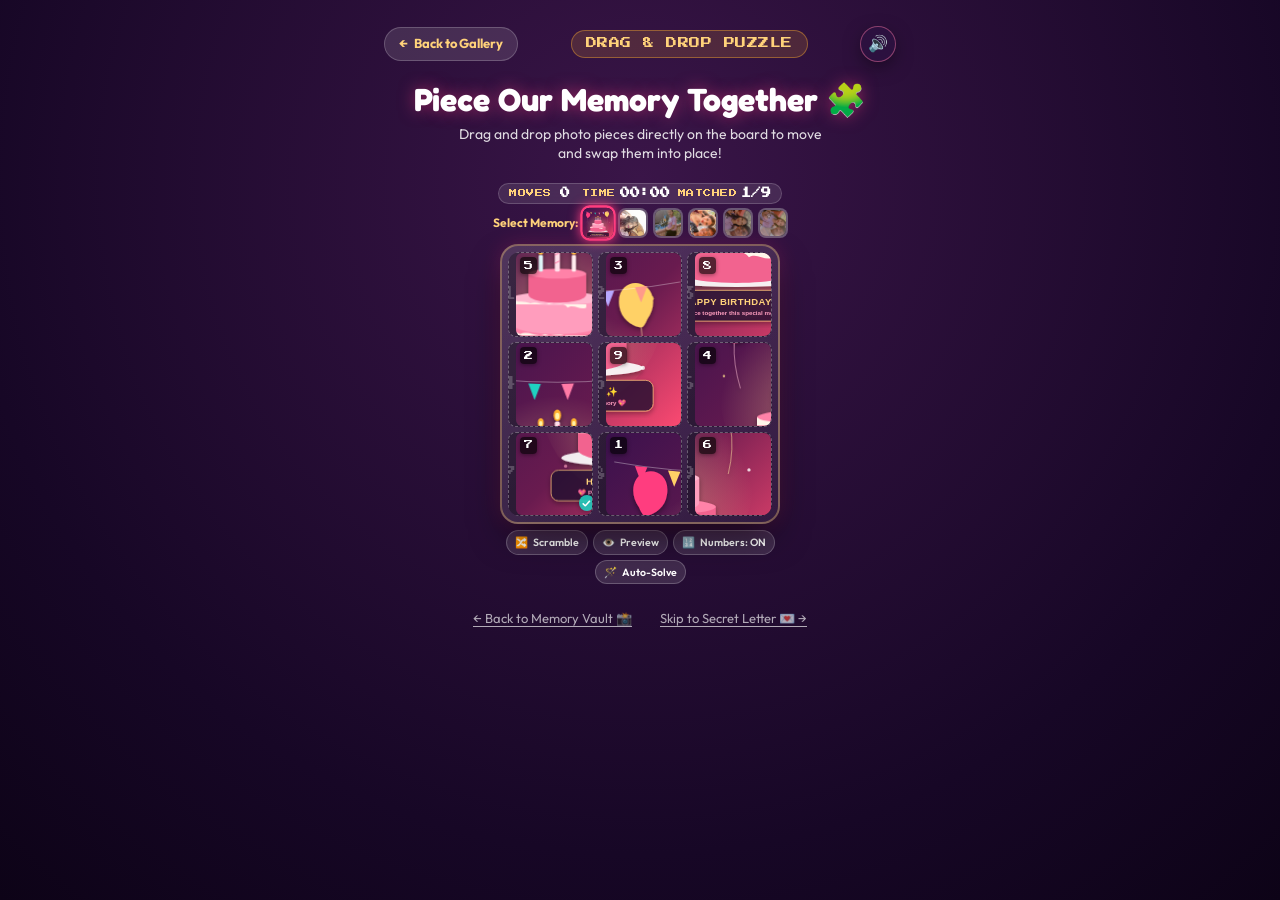
<file: puzzle.html>
<!DOCTYPE html>
<html lang="en">
<head>
<meta charset="utf-8">
<meta name="viewport" content="width=device-width, initial-scale=1, viewport-fit=cover">
<meta name="theme-color" content="#1b0b2e">
<title>Memory Photo Puzzle 🧩 · Birthday Arcade</title>
<link rel="preconnect" href="https://fonts.googleapis.com">
<link rel="preconnect" href="https://fonts.gstatic.com" crossorigin>
<link href="https://fonts.googleapis.com/css2?family=Fredoka:wght@500;600;700&family=Outfit:wght@400;500;600;700;800&family=Patrick+Hand&family=Press+Start+2P&display=swap" rel="stylesheet">
<link rel="stylesheet" href="style.css">
<style>
  body {
    overflow-y: auto !important;
    overflow-x: hidden;
    min-height: 100vh;
    min-height: 100dvh;
    display: flex;
    flex-direction: column;
    align-items: center;
    padding: 16px 12px 40px;
    background: radial-gradient(circle at 50% 20%, #3a1548 0%, #170726 70%, #0d0317 100%);
  }

  .puzzle-screen-header {
    width: 100%;
    max-width: 520px;
    display: flex;
    justify-content: space-between;
    align-items: center;
    padding: 10px 4px 16px;
  }

  .back-nav-pill {
    display: flex;
    align-items: center;
    gap: 6px;
    background: rgba(255, 255, 255, 0.12);
    border: 1px solid rgba(255, 255, 255, 0.2);
    border-radius: 99px;
    padding: 7px 14px;
    color: #ffd27a;
    font-size: 13px;
    font-weight: 700;
    text-decoration: none;
    transition: all 0.2s cubic-bezier(0.34, 1.56, 0.64, 1);
  }

  .back-nav-pill:hover {
    background: rgba(255, 61, 127, 0.3);
    border-color: #ff3d7f;
    transform: translateX(-3px);
  }

  .screen-title-badge {
    font-family: var(--arcade);
    font-size: 11px;
    color: #ffd27a;
    background: rgba(255, 176, 46, 0.15);
    border: 1px solid rgba(255, 176, 46, 0.4);
    padding: 6px 14px;
    border-radius: 99px;
    letter-spacing: 0.5px;
  }

  .puzzle-container-card {
    width: 100%;
    max-width: 480px;
    display: flex;
    flex-direction: column;
    align-items: center;
    text-align: center;
  }

  .puzzle-hero-heading {
    font-family: var(--fun);
    font-size: clamp(24px, 5.5vw, 32px);
    font-weight: 700;
    color: #fff;
    margin-bottom: 4px;
    text-shadow: 0 0 16px rgba(255, 61, 127, 0.5);
  }

  .puzzle-hero-sub {
    font-size: 14px;
    color: rgba(255, 255, 255, 0.85);
    margin-bottom: 14px;
    max-width: 380px;
  }

  .puzzle-nav-buttons-row {
    display: flex;
    gap: 12px;
    margin-top: 16px;
    flex-wrap: wrap;
    justify-content: center;
  }

  #confettiCanvas {
    position: fixed;
    inset: 0;
    pointer-events: none;
    z-index: 999;
  }

  @media (max-width: 480px) {
    body {
      padding: max(calc(var(--safe-t) + 6px), 8px) 10px max(calc(var(--safe-b) + 24px), 28px);
      width: 100%;
      max-width: 100vw;
      overflow-x: hidden;
    }

    .puzzle-screen-header {
      padding: 6px 2px 10px;
      gap: 6px;
      width: 100%;
      max-width: 100%;
    }

    .back-nav-pill {
      padding: 6px 10px;
      font-size: 11.5px;
      gap: 4px;
    }

    .screen-title-badge {
      font-size: 9px;
      padding: 5px 9px;
      letter-spacing: 0.2px;
    }

    .puzzle-hero-heading {
      font-size: clamp(19px, 5.5vw, 24px);
      word-break: break-word;
    }

    .puzzle-hero-sub {
      font-size: 12px;
      line-height: 1.35;
      margin-bottom: 8px;
      max-width: 92%;
    }

    .puzzle-stats-bar {
      gap: 8px;
      padding: 5px 10px;
      margin: 4px auto 8px;
      width: auto;
      max-width: min(94vw, 340px);
    }

    .pstat-item {
      font-size: 9.5px;
      gap: 4px;
    }

    .pstat-label {
      font-size: 8px;
    }

    .pstat-val {
      font-size: 10.5px;
      min-width: 20px;
    }

    .puzzle-board-wrap {
      width: min(86vw, 300px);
      max-width: calc(100vw - 24px);
      padding: 6px;
      margin-bottom: 8px;
    }

    .puzzle-tools-row {
      gap: 6px;
      margin-bottom: 8px;
      width: min(96vw, 360px);
    }

    .ptool-btn {
      padding: 5px 9px;
      font-size: 11px;
    }

    .puzzle-nav-buttons-row {
      margin-top: 10px;
      gap: 8px;
      flex-direction: column;
      align-items: center;
    }

    .puzzle-nav-buttons-row a {
      font-size: 12.5px;
      padding: 4px 8px;
    }
  }

  @media (max-width: 360px) {
    .screen-title-badge {
      display: none;
    }
    .back-nav-pill {
      font-size: 11px;
      padding: 5px 8px;
    }
    .puzzle-board-wrap {
      width: min(92vw, 270px);
    }
  }
</style>
</head>
<body data-theme="night">

<canvas id="confettiCanvas"></canvas>

<!-- Separate Screen Header -->
<header class="puzzle-screen-header">
  <a href="index.html#memory" class="back-nav-pill">
    <span>←</span> Back to Gallery
  </a>
  <span class="screen-title-badge">DRAG & DROP PUZZLE</span>
  <button id="sfxToggleBtn" class="hud-btn" style="width:36px;height:36px;font-size:16px;">🔊</button>
</header>

<main class="puzzle-container-card">
  <h1 class="puzzle-hero-heading">Piece Our Memory Together 🧩</h1>
  <p class="puzzle-hero-sub">Drag and drop photo pieces directly on the board to move and swap them into place!</p>

  <!-- Puzzle Stats Bar -->
  <div class="puzzle-stats-bar">
    <div class="pstat-item">
      <span class="pstat-label">MOVES</span>
      <b class="pstat-val" id="puzzleMoves">0</b>
    </div>
    <div class="pstat-item">
      <span class="pstat-label">TIME</span>
      <b class="pstat-val" id="puzzleTimer">00:00</b>
    </div>
    <div class="pstat-item">
      <span class="pstat-label">MATCHED</span>
      <b class="pstat-val" id="puzzleMatched">0/9</b>
    </div>
  </div>

  <!-- Gallery Photo Selector -->
  <div class="puzzle-picker-container">
    <span class="picker-label">Select Memory:</span>
    <div class="puzzle-thumb-list" id="puzzlePhotoList"></div>
  </div>

  <!-- Target Drop Board (3x3 grid) -->
  <div class="puzzle-board-wrap">
    <div class="drop-board" id="dropBoard"></div>

    <!-- Solved Celebration Overlay -->
    <div class="puzzle-solved-card hide" id="puzzleSolvedCard">
      <div class="solved-stars">✨ 🌟 💖 🌟 ✨</div>
      <h3 class="solved-heading">PUZZLE COMPLETED! 🏆</h3>
      <p class="solved-msg">You pieced together our sweetest memory!</p>
      <div class="solved-xp">+500 LOVE XP UNLOCKED ⭐</div>
      <a href="index.html#letter" class="cta" style="text-decoration:none;display:inline-block;">Open The Secret Letter 💌</a>
    </div>
  </div>

  <!-- Puzzle Control Toolbar -->
  <div class="puzzle-tools-row">
    <button class="ptool-btn" id="puzzleShuffleBtn" title="Reset and scramble pieces">
      <span>🔀</span> Scramble
    </button>
    <button class="ptool-btn" id="puzzlePreviewBtn" title="Click to view completed photo">
      <span>👁️</span> Preview
    </button>
    <button class="ptool-btn" id="puzzleNumbersBtn" title="Toggle number guides">
      <span>🔢</span> Numbers: ON
    </button>
    <button class="ptool-btn" id="puzzleSolveBtn" title="Auto-solve puzzle">
      <span>🪄</span> Auto-Solve
    </button>
  </div>

  <!-- Reference Photo Modal -->
  <div class="puzzle-preview-modal hide" id="puzzlePreviewModal">
    <div class="preview-backdrop" id="previewBackdrop"></div>
    <div class="preview-dialog">
      <div class="preview-header">
        <h4>Complete Photo Preview 📸</h4>
        <button class="preview-close" id="previewCloseBtn">✕</button>
      </div>
      <div class="preview-img-container">
        <img id="puzzlePreviewImg" alt="Complete Memory">
      </div>
      <p class="preview-caption" id="puzzlePreviewCap">Our happy memory</p>
    </div>
  </div>

  <!-- Navigation Buttons -->
  <div class="puzzle-nav-buttons-row">
    <a href="index.html#memory" class="ghost-back-btn">← Back to Memory Vault 📸</a>
    <a href="index.html#letter" class="ghost-back-btn">Skip to Secret Letter 💌 →</a>
  </div>
</main>

<script>
/* =========================================================
   STANDALONE DRAG & DROP PHOTO PUZZLE ENGINE
   ========================================================= */
const S = id => document.getElementById(id);
const $$ = s => [...document.querySelectorAll(s)];

// Simple Web Audio Synthesizer
class SoundEngine {
  constructor() {
    this.ctx = null;
    this.muted = false;
  }
  init() {
    if (!this.ctx) {
      const AC = window.AudioContext || window.webkitAudioContext;
      if (AC) this.ctx = new AC();
    }
    if (this.ctx && this.ctx.state === 'suspended') this.ctx.resume();
  }
  play(fn) {
    if (this.muted) return;
    this.init();
    if (this.ctx) {
      try { fn(this.ctx); } catch (e) {}
    }
  }
  pop(rate = 1) {
    this.play(ctx => {
      const osc = ctx.createOscillator();
      const g = ctx.createGain();
      osc.type = 'sine';
      osc.frequency.setValueAtTime(320 * rate, ctx.currentTime);
      osc.frequency.exponentialRampToValueAtTime(140 * rate, ctx.currentTime + 0.08);
      g.gain.setValueAtTime(0.2, ctx.currentTime);
      g.gain.exponentialRampToValueAtTime(0.001, ctx.currentTime + 0.08);
      osc.connect(g); g.connect(ctx.destination);
      osc.start(); osc.stop(ctx.currentTime + 0.08);
    });
  }
  stamp() {
    this.play(ctx => {
      const osc = ctx.createOscillator();
      const g = ctx.createGain();
      osc.type = 'square';
      osc.frequency.setValueAtTime(240, ctx.currentTime);
      osc.frequency.exponentialRampToValueAtTime(50, ctx.currentTime + 0.07);
      g.gain.setValueAtTime(0.2, ctx.currentTime);
      g.gain.exponentialRampToValueAtTime(0.001, ctx.currentTime + 0.07);
      osc.connect(g); g.connect(ctx.destination);
      osc.start(); osc.stop(ctx.currentTime + 0.07);
    });
  }
  sparkle() {
    [523.25, 659.25, 783.99, 1046.50].forEach((f, i) => {
      setTimeout(() => {
        this.play(ctx => {
          const osc = ctx.createOscillator();
          const g = ctx.createGain();
          osc.type = 'sine';
          osc.frequency.setValueAtTime(f, ctx.currentTime);
          g.gain.setValueAtTime(0.12, ctx.currentTime);
          g.gain.exponentialRampToValueAtTime(0.001, ctx.currentTime + 0.12);
          osc.connect(g); g.connect(ctx.destination);
          osc.start(); osc.stop(ctx.currentTime + 0.12);
        });
      }, i * 40);
    });
  }
  fanfare() {
    [523.25, 659.25, 783.99, 1046.50, 1318.51, 1567.98].forEach((f, i) => {
      setTimeout(() => {
        this.play(ctx => {
          const osc = ctx.createOscillator();
          const g = ctx.createGain();
          osc.type = 'triangle';
          osc.frequency.setValueAtTime(f, ctx.currentTime);
          g.gain.setValueAtTime(0.25, ctx.currentTime);
          g.gain.exponentialRampToValueAtTime(0.001, ctx.currentTime + 0.22);
          osc.connect(g); g.connect(ctx.destination);
          osc.start(); osc.stop(ctx.currentTime + 0.22);
        });
      }, i * 65);
    });
  }
}
const sfx = new SoundEngine();

// Sound toggle
const sfxBtn = S('sfxToggleBtn');
if (sfxBtn) {
  sfxBtn.addEventListener('click', () => {
    sfx.muted = !sfx.muted;
    sfxBtn.textContent = sfx.muted ? '🔇' : '🔊';
    if (!sfx.muted) sfx.pop(1.2);
  });
}

// Confetti System
const cvs = S('confettiCanvas'), cctx = cvs.getContext('2d');
let conf = [];
function resizeCvs() { cvs.width = window.innerWidth; cvs.height = window.innerHeight; }
window.addEventListener('resize', resizeCvs); resizeCvs();

function rainConfetti(count = 70) {
  const colors = ['#ffd166', '#ff3d7f', '#ff7aa6', '#1fd1c1', '#ffffff', '#ff9ec0'];
  for (let i = 0; i < count; i++) {
    conf.push({
      x: Math.random() * cvs.width,
      y: -10 - Math.random() * 80,
      r: 4 + Math.random() * 6,
      c: colors[Math.floor(Math.random() * colors.length)],
      vx: (Math.random() - 0.5) * 4,
      vy: 2 + Math.random() * 5,
      rot: Math.random() * 360,
      vrot: (Math.random() - 0.5) * 8
    });
  }
}

function updateConfetti() {
  cctx.clearRect(0, 0, cvs.width, cvs.height);
  conf.forEach((p, i) => {
    p.x += p.vx;
    p.y += p.vy;
    p.rot += p.vrot;
    cctx.save();
    cctx.translate(p.x, p.y);
    cctx.rotate((p.rot * Math.PI) / 180);
    cctx.fillStyle = p.c;
    cctx.fillRect(-p.r / 2, -p.r / 2, p.r, p.r * 1.5);
    cctx.restore();
    if (p.y > cvs.height + 20) conf.splice(i, 1);
  });
  requestAnimationFrame(updateConfetti);
}
updateConfetti();

// Default Birthday Memory Artwork
function getCelebrationArtwork() {
  const svg = `<svg xmlns='http://www.w3.org/2000/svg' width='600' height='600' viewBox='0 0 600 600'>
    <defs>
      <linearGradient id='bgGrad' x1='0' y1='0' x2='1' y2='1'>
        <stop offset='0%' stop-color='#3b114d'/>
        <stop offset='50%' stop-color='#691b4f'/>
        <stop offset='100%' stop-color='#ff4b72'/>
      </linearGradient>
      <radialGradient id='cakeGlow' cx='50%' cy='60%' r='50%'>
        <stop offset='0%' stop-color='#ffe79a' stop-opacity='0.4'/>
        <stop offset='100%' stop-color='#ffe79a' stop-opacity='0'/>
      </radialGradient>
      <filter id='dropShadow' x='-20%' y='-20%' width='140%' height='140%'>
        <feDropShadow dx='0' dy='6' stdDeviation='6' flood-color='#000000' flood-opacity='0.4'/>
      </filter>
    </defs>
    <rect width='600' height='600' fill='url(#bgGrad)'/>
    <circle cx='300' cy='320' r='240' fill='url(#cakeGlow)'/>
    <circle cx='90' cy='90' r='5' fill='#fff' opacity='0.8'/>
    <circle cx='510' cy='110' r='6' fill='#ffd166' opacity='0.9'/>
    <circle cx='120' cy='480' r='4' fill='#ff9ec0' opacity='0.7'/>
    <circle cx='490' cy='460' r='5' fill='#fff' opacity='0.85'/>
    <circle cx='70' cy='280' r='3' fill='#ffe08a' opacity='0.75'/>
    <circle cx='530' cy='290' r='4' fill='#fff' opacity='0.8'/>
    <g filter='url(#dropShadow)'>
      <path d='M80 180c-25-35-15-75 15-85s65 15 50 65c-8 25-35 40-50 40-5 0-10-8-15-20z' fill='#ff3d7f'/>
      <path d='M95 200 Q92 250 110 310' stroke='#ffc2d4' stroke-width='2' fill='none' opacity='0.6'/>
      <path d='M500 160c25-35 15-75-15-85s-65 15-50 65c8 25 35 40 50 40 5 0 10-8 15-20z' fill='#ffd166'/>
      <path d='M485 180 Q495 240 480 300' stroke='#ffe8a3' stroke-width='2' fill='none' opacity='0.6'/>
    </g>
    <path d='M20 70 Q 300 120 580 70' stroke='rgba(255,255,255,0.4)' stroke-width='2' fill='none'/>
    <polygon points='70,80 100,83 85,120' fill='#ff3d7f'/>
    <polygon points='150,91 180,94 165,130' fill='#ffd166'/>
    <polygon points='230,98 260,99 245,138' fill='#1fd1c1'/>
    <polygon points='310,99 340,98 325,138' fill='#ff7aa6'/>
    <polygon points='390,94 420,91 405,130' fill='#b8a8ff'/>
    <polygon points='470,83 500,80 485,120' fill='#ff9a8a'/>
    <g filter='url(#dropShadow)' transform='translate(0, 30)'>
      <ellipse cx='300' cy='430' rx='190' ry='22' fill='#ffffff' opacity='0.9'/>
      <path d='M150 350 h300 v60 c0 18 -65 32 -150 32 s-150 -14 -150 -32 z' fill='#f2638f'/>
      <ellipse cx='300' cy='350' rx='150' ry='20' fill='#ff82a8'/>
      <path d='M150 350 c20 15 40 5 60 16 c20-10 40 10 60 0 c20 10 40-10 60 14 c20-12 40 12 60 0 v-10 H150 z' fill='#fff5ea'/>
      <path d='M190 280 h220 v60 c0 15 -50 26 -110 26 s-110 -11 -110 -26 z' fill='#ff9dbd'/>
      <ellipse cx='300' cy='280' rx='110' ry='16' fill='#ffb8d0'/>
      <path d='M190 280 c15 12 30 4 45 12 c15-8 30 8 45 0 c15 8 30-8 45 10 c15-10 30 8 45 0 v-8 H190 z' fill='#fff5ea'/>
      <path d='M230 220 h140 v50 c0 12 -30 20 -70 20 s-70 -8 -70 -20 z' fill='#f2638f'/>
      <ellipse cx='300' cy='220' rx='70' ry='12' fill='#ff82a8'/>
      <rect x='294' y='160' width='12' height='55' rx='4' fill='#ffe0ea'/>
      <path d='M294 175 l12 -6 M294 195 l12 -6' stroke='#ff5c92' stroke-width='2'/>
      <ellipse cx='300' cy='145' rx='9' ry='14' fill='#ffb02e'/>
      <ellipse cx='300' cy='147' rx='5' ry='8' fill='#fff3a8'/>
      <rect x='255' y='175' width='10' height='40' rx='3' fill='#e0f7fa'/>
      <ellipse cx='260' cy='163' rx='7' ry='11' fill='#ffb02e'/>
      <ellipse cx='260' cy='165' rx='4' ry='6' fill='#fff3a8'/>
      <rect x='335' y='175' width='10' height='40' rx='3' fill='#ffebee'/>
      <ellipse cx='340' cy='163' rx='7' ry='11' fill='#ffb02e'/>
      <ellipse cx='340' cy='165' rx='4' ry='6' fill='#fff3a8'/>
    </g>
    <rect x='85' y='490' width='430' height='74' rx='18' fill='#1b0b2e' opacity='0.78' stroke='#ffd27a' stroke-width='2' filter='url(#dropShadow)'/>
    <text x='300' y='525' font-family='sans-serif' font-weight='800' font-size='23' fill='#ffd27a' text-anchor='middle' letter-spacing='1'>HAPPY BIRTHDAY! ✨</text>
    <text x='300' y='550' font-family='sans-serif' font-weight='600' font-size='15' fill='#ff9ec0' text-anchor='middle'>💖 Piece together this special memory 💖</text>
  </svg>`;
  return 'data:image/svg+xml;utf8,' + encodeURIComponent(svg);
}

// Game State
let puzzleBoardState = [0, 1, 2, 3, 4, 5, 6, 7, 8];
let selectedPieceId = null;
let puzzleMoves = 0;
let puzzleTimerStart = null;
let puzzleTimerInterval = null;
let puzzleSolved = false;
let puzzleShowNumbers = true;
let puzzlePhotosList = [
  { src: getCelebrationArtwork(), caption: 'Happy Birthday Celebration ✨', label: 'Celebration' },
  { src: 'photos/photo1.jpg', caption: 'Sweetest Kitty Smile 🐱', label: 'Photo 1' },
  { src: 'photos/photo2.jpg', caption: 'Dreamy & Adorable ✨', label: 'Photo 2' },
  { src: 'photos/photo3.jpg', caption: 'Warm Hugs & Pure Love 🌸', label: 'Photo 3' },
  { src: 'photos/photo4.jpg', caption: 'The Birthday Princess 👑', label: 'Photo 4' },
  { src: 'photos/photo5.jpg', caption: 'Forever My Person 💖', label: 'Photo 5' }
];
let puzzleCurrentIdx = 0;

function startTimer() {
  if (puzzleTimerStart !== null) return;
  puzzleTimerStart = Date.now();
  if (puzzleTimerInterval) clearInterval(puzzleTimerInterval);
  puzzleTimerInterval = setInterval(() => {
    if (puzzleSolved || !puzzleTimerStart) return;
    const sec = Math.floor((Date.now() - puzzleTimerStart) / 1000);
    const m = String(Math.floor(sec / 60)).padStart(2, '0');
    const s = String(sec % 60).padStart(2, '0');
    const timerEl = S('puzzleTimer');
    if (timerEl) timerEl.textContent = `${m}:${s}`;
  }, 1000);
}

function createPieceElement(pieceId, inSlot = false) {
  const curPhoto = puzzlePhotosList[puzzleCurrentIdx].src;
  const el = document.createElement('div');
  el.className = 'drag-piece' + (selectedPieceId === pieceId ? ' selected-piece' : '');
  el.dataset.pieceId = pieceId;
  el.setAttribute('tabindex', '0');

  const origRow = Math.floor(pieceId / 3);
  const origCol = pieceId % 3;
  const posX = origCol * 50;
  const posY = origRow * 50;

  el.style.backgroundImage = `url("${curPhoto}")`;
  el.style.backgroundSize = `300% 300%`;
  el.style.backgroundPosition = `${posX}% ${posY}%`;

  if (puzzleShowNumbers && !puzzleSolved) {
    const num = document.createElement('span');
    num.className = 'piece-num';
    num.textContent = pieceId + 1;
    el.appendChild(num);
  }

  attachDragEvents(el, pieceId);
  return el;
}

function renderDropBoard() {
  const board = S('dropBoard');
  if (!board) return;
  board.innerHTML = '';
  
  let matchedCount = 0;
  for (let i = 0; i < 9; i++) {
    const slot = document.createElement('div');
    slot.className = 'drop-slot';
    slot.dataset.slotId = i;

    const ghost = document.createElement('span');
    ghost.className = 'slot-ghost-num';
    ghost.textContent = i + 1;
    slot.appendChild(ghost);

    const pieceId = puzzleBoardState[i];
    if (pieceId !== null) {
      const isMatched = pieceId === i;
      if (isMatched) matchedCount++;

      const pieceEl = createPieceElement(pieceId, true);
      if (isMatched) pieceEl.classList.add('is-matched');
      slot.appendChild(pieceEl);

      // Tap-to-swap fallback
      pieceEl.addEventListener('click', e => {
        if (puzzleSolved) return;
        e.stopPropagation();
        startTimer();

        if (selectedPieceId === null) {
          selectedPieceId = i;
          sfx.pop(1.2);
          renderDropBoard();
        } else if (selectedPieceId === i) {
          selectedPieceId = null;
          renderDropBoard();
        } else {
          // Swap pieces
          const prev = selectedPieceId;
          const temp = puzzleBoardState[prev];
          puzzleBoardState[prev] = puzzleBoardState[i];
          puzzleBoardState[i] = temp;

          puzzleMoves++;
          selectedPieceId = null;
          sfx.stamp();

          if (puzzleBoardState[i] === i || puzzleBoardState[prev] === prev) {
            sfx.sparkle();
          }

          renderDropBoard();
          checkWin();
        }
      });
    }

    board.appendChild(slot);
  }

  const matchedEl = S('puzzleMatched');
  if (matchedEl) matchedEl.textContent = `${matchedCount}/9`;

  const movesEl = S('puzzleMoves');
  if (movesEl) movesEl.textContent = puzzleMoves;
}

// Drag & Drop Controller
let activeDrag = null;

function attachDragEvents(el, pieceId) {
  el.addEventListener('pointerdown', e => {
    if (puzzleSolved) return;
    if (e.button !== 0 && e.pointerType === 'mouse') return;
    startTimer();

    const parentSlot = el.closest('.drop-slot');
    if (!parentSlot) return;
    const origin = parseInt(parentSlot.dataset.slotId, 10);

    const rect = el.getBoundingClientRect();
    const offsetX = e.clientX - rect.left;
    const offsetY = e.clientY - rect.top;

    const ghost = el.cloneNode(true);
    ghost.className = 'floating-drag-ghost drag-piece';
    ghost.style.width = `${rect.width}px`;
    ghost.style.height = `${rect.height}px`;
    ghost.style.left = `${rect.left}px`;
    ghost.style.top = `${rect.top}px`;
    document.body.appendChild(ghost);

    el.classList.add('is-dragging');
    sfx.pop(1.2);

    activeDrag = { el, ghost, pieceId, origin, offsetX, offsetY };

    window.addEventListener('pointermove', onPointerMove, { passive: false });
    window.addEventListener('pointerup', onPointerUp);
    window.addEventListener('pointercancel', onPointerUp);
  });
}

function onPointerMove(e) {
  if (!activeDrag) return;
  e.preventDefault();
  const { ghost, offsetX, offsetY, origin } = activeDrag;
  ghost.style.left = `${e.clientX - offsetX}px`;
  ghost.style.top = `${e.clientY - offsetY}px`;

  $$('.drop-slot').forEach(drop => drop.classList.remove('drag-over'));
  const under = document.elementFromPoint(e.clientX, e.clientY);
  const target = under ? under.closest('.drop-slot') : null;
  if (target && target.dataset.slotId != origin) {
    target.classList.add('drag-over');
  }
}

function onPointerUp(e) {
  if (!activeDrag) return;
  window.removeEventListener('pointermove', onPointerMove);
  window.removeEventListener('pointerup', onPointerUp);
  window.removeEventListener('pointercancel', onPointerUp);

  const { el, ghost, origin } = activeDrag;
  ghost.remove();
  el.classList.remove('is-dragging');
  $$('.drop-slot').forEach(drop => drop.classList.remove('drag-over'));

  const under = document.elementFromPoint(e.clientX, e.clientY);
  const targetSlot = under ? under.closest('.drop-slot') : null;

  if (targetSlot) {
    const targetId = parseInt(targetSlot.dataset.slotId, 10);
    if (targetId !== origin) {
      // Swap the two photo pieces!
      const temp = puzzleBoardState[origin];
      puzzleBoardState[origin] = puzzleBoardState[targetId];
      puzzleBoardState[targetId] = temp;

      puzzleMoves++;
      if (puzzleBoardState[targetId] === targetId || puzzleBoardState[origin] === origin) {
        sfx.sparkle();
      } else {
        sfx.stamp();
      }

      renderDropBoard();
      checkWin();
    }
  }

  activeDrag = null;
}

function checkWin() {
  if (puzzleBoardState.every((val, i) => val === i)) {
    triggerWin();
  }
}

function triggerWin() {
  puzzleSolved = true;
  if (puzzleTimerInterval) clearInterval(puzzleTimerInterval);
  puzzleTimerInterval = null;

  sfx.fanfare();
  rainConfetti(90);

  const board = S('dropBoard');
  if (board) board.classList.add('puzzle-solved-glow');

  const solvedCard = S('puzzleSolvedCard');
  if (solvedCard) solvedCard.classList.remove('hide');

  renderDropBoard();
}

function initGame(photoIdx = 0) {
  puzzleCurrentIdx = photoIdx;
  puzzleSolved = false;
  selectedPieceId = null;
  puzzleMoves = 0;
  puzzleTimerStart = null;
  if (puzzleTimerInterval) clearInterval(puzzleTimerInterval);
  puzzleTimerInterval = null;

  const timerEl = S('puzzleTimer');
  if (timerEl) timerEl.textContent = '00:00';

  const board = S('dropBoard');
  if (board) board.classList.remove('puzzle-solved-glow');

  const solvedCard = S('puzzleSolvedCard');
  if (solvedCard) solvedCard.classList.add('hide');

  // Scramble pieces on board
  puzzleBoardState = [0, 1, 2, 3, 4, 5, 6, 7, 8];
  let scrambled = false;
  let attempts = 0;
  while (!scrambled && attempts < 100) {
    attempts++;
    for (let k = 0; k < 22; k++) {
      const a = Math.floor(Math.random() * 9);
      const b = Math.floor(Math.random() * 9);
      if (a !== b) {
        const tmp = puzzleBoardState[a];
        puzzleBoardState[a] = puzzleBoardState[b];
        puzzleBoardState[b] = tmp;
      }
    }
    const misplaced = puzzleBoardState.filter((v, i) => v !== i).length;
    if (misplaced >= 4) scrambled = true;
  }

  renderThumbnails();
  renderDropBoard();
}

function renderThumbnails() {
  const container = S('puzzlePhotoList');
  if (!container) return;
  container.innerHTML = '';
  puzzlePhotosList.forEach((item, idx) => {
    const thumb = document.createElement('button');
    thumb.className = 'puzzle-thumb' + (idx === puzzleCurrentIdx ? ' active' : '');
    thumb.title = item.caption || item.label;
    thumb.innerHTML = `<img src="${item.src}" alt="${item.label}">`;
    thumb.onclick = () => {
      sfx.pop(1.4);
      initGame(idx);
    };
    container.appendChild(thumb);
  });
}

// Controls
S('puzzleShuffleBtn').onclick = () => { sfx.pop(1.3); initGame(puzzleCurrentIdx); };
S('puzzleNumbersBtn').onclick = () => {
  puzzleShowNumbers = !puzzleShowNumbers;
  S('puzzleNumbersBtn').innerHTML = `<span>🔢</span> Numbers: ${puzzleShowNumbers ? 'ON' : 'OFF'}`;
  sfx.pop(1.4);
  renderDropBoard();
};
S('puzzleSolveBtn').onclick = () => {
  puzzleBoardState = [0, 1, 2, 3, 4, 5, 6, 7, 8];
  renderDropBoard();
  triggerWin();
};

const previewModal = S('puzzlePreviewModal');
S('puzzlePreviewBtn').onclick = () => {
  sfx.sparkle();
  S('puzzlePreviewImg').src = puzzlePhotosList[puzzleCurrentIdx].src;
  S('puzzlePreviewCap').textContent = puzzlePhotosList[puzzleCurrentIdx].caption;
  previewModal.classList.remove('hide');
};
const hidePreview = () => previewModal.classList.add('hide');
S('previewCloseBtn').onclick = hidePreview;
S('previewBackdrop').onclick = hidePreview;

// Start
initGame(0);
</script>
</body>
</html>
</file>
<file: style.css>
/* =========================================================
   BIRTHDAY SURPRISE ARCADE — Game Redesign Styles
   Cozy, romantic, game-feel aesthetic
   ========================================================= */
:root {
  --peach: #ffeede;
  --peach2: #ffdcc9;
  --pink: #ff3d7f;
  --pink2: #ff7aa6;
  --hot: #e8225f;
  --night: #1b0b2e;
  --purple: #3f1f63;
  --maroon: #6e1f3a;
  --orange: #ff6b35;
  --amber: #ffb02e;
  --gold: #ffc44d;
  --cream: #fff3dc;
  --ink: #4a1f2e;

  --ui: 'Outfit', system-ui, sans-serif;
  --fun: 'Fredoka', 'Outfit', system-ui, sans-serif;
  --hand: 'Patrick Hand', 'Comic Sans MS', cursive;
  --arcade: 'Press Start 2P', monospace, sans-serif;

  --safe-t: env(safe-area-inset-top, 0px);
  --safe-b: env(safe-area-inset-bottom, 0px);
}

* {
  box-sizing: border-box;
  margin: 0;
  padding: 0;
  -webkit-tap-highlight-color: transparent;
}

html {
  height: 100%;
  width: 100%;
  max-width: 100%;
  overflow-x: hidden;
}

body {
  height: 100%;
  width: 100%;
  max-width: 100%;
  position: relative;
  font-family: var(--ui);
  font-size: 16px;
  line-height: 1.35;
  color: #fff;
  background: var(--night);
  overflow-x: hidden;
  overflow-y: hidden;
  -webkit-text-size-adjust: 100%;
  user-select: none;
  -webkit-user-select: none;
}

#app {
  width: 100%;
  height: 100%;
  position: relative;
  overflow: hidden;
}

button {
  font: inherit;
  color: inherit;
  background: none;
  border: 0;
  cursor: pointer;
  touch-action: manipulation;
}

button:focus-visible {
  outline: 3px solid var(--amber);
  outline-offset: 3px;
}

img {
  display: block;
}

[hidden] {
  display: none !important;
}

.hide {
  display: none !important;
}

/* ---------- Night & Starry Backdrop ---------- */
#nightBg {
  position: fixed;
  inset: 0;
  opacity: 0;
  transition: opacity 1s cubic-bezier(0.16, 1, 0.3, 1);
  pointer-events: none;
  background:
    radial-gradient(75% 45% at 20% 15%, rgba(140, 80, 220, 0.6), transparent 70%),
    radial-gradient(80% 50% at 50% 105%, rgba(220, 60, 110, 0.6), transparent 70%),
    radial-gradient(55% 35% at 90% 45%, rgba(100, 60, 180, 0.5), transparent 70%),
    linear-gradient(#150726, #260d3d 55%, #3d1033);
}

body[data-theme="night"] #nightBg {
  opacity: 1;
}

#stars {
  position: absolute;
  inset: 0;
  overflow: hidden;
}

.star {
  position: absolute;
  border-radius: 50%;
  background: #fff;
  box-shadow: 0 0 6px rgba(255, 255, 255, 0.8);
  animation: tw var(--t, 3s) ease-in-out infinite;
}

@keyframes tw {
  0%, 100% { opacity: 0.15; transform: scale(0.8); }
  50% { opacity: 1; transform: scale(1.3); }
}

/* Ambient floating celestial sparkles */
#ambientDust {
  position: fixed;
  inset: 0;
  pointer-events: none;
  z-index: 5;
  overflow: hidden;
}

@keyframes floatMote {
  0% { transform: translateY(0) scale(0.9); opacity: 0.25; }
  50% { opacity: 0.75; }
  100% { transform: translateY(-35px) scale(1.15); opacity: 0.2; }
}

#confetti {
  position: fixed;
  inset: 0;
  width: 100%;
  height: 100%;
  pointer-events: none;
  z-index: 70;
}

/* =========================================================
   GAME HUD HEADER
   ========================================================= */
#gameHud {
  position: fixed;
  top: max(env(safe-area-inset-top, 0px), 8px);
  left: 8px;
  right: 8px;
  z-index: 50;
  display: flex;
  align-items: center;
  justify-content: space-between;
  gap: 8px;
  pointer-events: none;
}

.hud-left, .hud-right {
  display: flex;
  align-items: center;
  gap: 6px;
  pointer-events: auto;
}

.hud-badge {
  display: flex;
  align-items: center;
  gap: 5px;
  padding: 5px 11px;
  border-radius: 99px;
  background: rgba(255, 255, 255, 0.82);
  backdrop-filter: blur(14px);
  -webkit-backdrop-filter: blur(14px);
  border: 1.5px solid rgba(255, 255, 255, 0.9);
  box-shadow: 0 4px 16px -2px rgba(232, 34, 95, 0.18), inset 0 1px 0 #fff;
  color: var(--hot);
  font-weight: 700;
  font-size: 11.5px;
  letter-spacing: 0.03em;
  white-space: nowrap;
  transition: transform 0.2s cubic-bezier(0.34, 1.56, 0.64, 1);
}

body[data-theme="night"] .hud-badge {
  background: rgba(35, 14, 52, 0.82);
  border-color: rgba(255, 122, 166, 0.45);
  box-shadow: 0 4px 20px -2px rgba(0, 0, 0, 0.5), 0 0 12px rgba(255, 61, 127, 0.25);
  color: #ff9ec0;
}

.hud-badge:hover {
  transform: translateY(-1px);
}

.score-badge {
  color: #ff8e14;
  border-color: rgba(255, 176, 46, 0.55);
}

body[data-theme="night"] .score-badge {
  color: #ffd166;
  border-color: rgba(255, 209, 102, 0.45);
}

.score-unit {
  font-size: 9px;
  opacity: 0.85;
}

.hud-dots {
  display: flex;
  gap: 3px;
  padding: 5px 8px;
  border-radius: 99px;
  background: rgba(255, 255, 255, 0.7);
  backdrop-filter: blur(10px);
  -webkit-backdrop-filter: blur(10px);
  border: 1px solid rgba(255, 255, 255, 0.8);
}

body[data-theme="night"] .hud-dots {
  background: rgba(30, 10, 45, 0.7);
  border-color: rgba(255, 255, 255, 0.18);
}

.h-dot {
  font-size: 10px;
  color: rgba(180, 80, 110, 0.3);
  transition: all 0.3s cubic-bezier(0.34, 1.56, 0.64, 1);
}

body[data-theme="night"] .h-dot {
  color: rgba(255, 255, 255, 0.22);
}

.h-dot.active {
  color: var(--hot);
  transform: scale(1.25);
  text-shadow: 0 0 8px rgba(232, 34, 95, 0.65);
}

body[data-theme="night"] .h-dot.active {
  color: #ff5c92;
  text-shadow: 0 0 10px rgba(255, 92, 146, 0.85);
}

.hud-btn {
  width: 34px;
  height: 34px;
  border-radius: 50%;
  display: flex;
  align-items: center;
  justify-content: center;
  background: rgba(255, 255, 255, 0.85);
  backdrop-filter: blur(12px);
  -webkit-backdrop-filter: blur(12px);
  border: 1.5px solid rgba(255, 255, 255, 0.9);
  box-shadow: 0 4px 14px -2px rgba(0, 0, 0, 0.12);
  color: var(--hot);
  font-size: 13.5px;
  transition: all 0.2s cubic-bezier(0.34, 1.56, 0.64, 1);
}

body[data-theme="night"] .hud-btn {
  background: rgba(45, 18, 65, 0.8);
  border-color: rgba(255, 122, 166, 0.45);
  color: #ffb5d0;
  box-shadow: 0 6px 20px -4px rgba(0, 0, 0, 0.6);
}

.hud-btn:hover {
  transform: scale(1.1);
}

.hud-btn:active {
  transform: scale(0.92);
}

.hud-btn.muted {
  opacity: 0.6;
  filter: grayscale(0.8);
}

/* Floating RPG text / Score popups */
#floatingTextLayer {
  position: fixed;
  inset: 0;
  pointer-events: none;
  z-index: 65;
}

.floating-score {
  position: absolute;
  font-family: var(--fun);
  font-weight: 700;
  font-size: 20px;
  color: #ffd166;
  text-shadow: 0 2px 8px rgba(0, 0, 0, 0.4), 0 0 12px rgba(255, 209, 102, 0.8);
  animation: floatScore 1.2s cubic-bezier(0.2, 0.9, 0.3, 1) forwards;
  pointer-events: none;
  white-space: nowrap;
}

@keyframes floatScore {
  0% { opacity: 0; transform: translate(-50%, 0) scale(0.6); }
  20% { opacity: 1; transform: translate(-50%, -20px) scale(1.2); }
  100% { opacity: 0; transform: translate(-50%, -75px) scale(1); }
}

/* Screen shake for hits & bursts */
.screen-shake {
  animation: screenShake 0.45s cubic-bezier(0.36, 0.07, 0.19, 0.97) both;
}

@keyframes screenShake {
  10%, 90% { transform: translate3d(-2px, 0, 0); }
  20%, 80% { transform: translate3d(3px, 0, 0); }
  30%, 50%, 70% { transform: translate3d(-5px, 2px, 0); }
  40%, 60% { transform: translate3d(5px, -2px, 0); }
}

/* =========================================================
   SCENE ENGINE & BASE CONTAINERS
   ========================================================= */
.scene {
  position: fixed;
  inset: 0;
  display: flex;
  flex-direction: column;
  align-items: center;
  overflow-y: auto;
  overflow-x: hidden;
  -webkit-overflow-scrolling: touch;
  padding: calc(var(--safe-t) + 68px) 20px calc(var(--safe-b) + 32px);
  opacity: 0;
  visibility: hidden;
  pointer-events: none;
  transition: opacity 0.5s cubic-bezier(0.16, 1, 0.3, 1), visibility 0s 0.5s;
}

.scene:not(.on):not(.live) {
  content-visibility: auto;
  contain-intrinsic-size: 100vw 100vh;
}

.scene.on {
  opacity: 1;
  visibility: visible;
  pointer-events: auto;
  transition: opacity 0.5s cubic-bezier(0.16, 1, 0.3, 1);
}

.scene.night {
  background: transparent;
}

.scene-header {
  display: flex;
  flex-direction: column;
  align-items: center;
  gap: 6px;
  z-index: 10;
  text-align: center;
}

.stage-tag {
  display: inline-flex;
  align-items: center;
  gap: 6px;
  padding: 4px 14px;
  border-radius: 99px;
  font-family: var(--fun);
  font-weight: 700;
  font-size: 11px;
  letter-spacing: 0.14em;
  text-transform: uppercase;
  color: var(--hot);
  background: rgba(255, 61, 127, 0.12);
  border: 1px solid rgba(255, 61, 127, 0.3);
  box-shadow: 0 2px 10px rgba(255, 61, 127, 0.15);
}

body[data-theme="night"] .stage-tag {
  color: #ff9ec0;
  background: rgba(255, 122, 166, 0.15);
  border-color: rgba(255, 122, 166, 0.35);
  box-shadow: 0 0 14px rgba(255, 122, 166, 0.2);
}

.inner {
  margin: auto;
  width: 100%;
  max-width: 440px;
  display: flex;
  flex-direction: column;
  align-items: center;
  text-align: center;
  gap: 14px;
  position: relative;
  z-index: 2;
}

.inner.wide {
  max-width: 520px;
}

.t-head {
  font-family: var(--fun);
  font-weight: 700;
  font-size: clamp(24px, 6.8vw, 32px);
  line-height: 1.15;
  color: #fff;
  text-shadow: 0 2px 14px rgba(0, 0, 0, 0.3);
}

.sub2 {
  font-size: 14px;
  color: #e6cdea;
  max-width: 36ch;
}

.hint {
  font-size: 13px;
  color: #e6cdea;
  opacity: 0.85;
}

.pulse {
  animation: pulse 1.8s ease-in-out infinite;
}

@keyframes pulse {
  50% { opacity: 0.35; transform: scale(0.97); }
}

/* Arcade action CTA buttons */
.cta, .game-action-btn {
  min-height: 52px;
  padding: 0 36px;
  border-radius: 99px;
  font-family: var(--fun);
  font-weight: 700;
  font-size: 17px;
  color: #fff;
  background: linear-gradient(135deg, #ff6b35, #ffb02e 55%, #ffa012);
  box-shadow: 0 12px 28px -6px rgba(255, 107, 53, 0.7), inset 0 1px 0 rgba(255, 255, 255, 0.5);
  transition: all 0.2s cubic-bezier(0.34, 1.56, 0.64, 1);
  display: inline-flex;
  align-items: center;
  justify-content: center;
  gap: 8px;
  cursor: pointer;
}

.cta:hover, .game-action-btn:hover {
  transform: translateY(-2px) scale(1.03);
  box-shadow: 0 16px 32px -6px rgba(255, 107, 53, 0.85), inset 0 1px 0 rgba(255, 255, 255, 0.7);
}

.cta:active, .game-action-btn:active {
  transform: scale(0.96);
}

.mini-cta {
  min-height: 42px;
  padding: 0 24px;
  font-size: 15px;
}

.pulse-glow {
  animation: pulseGlow 2s infinite alternate;
}

@keyframes pulseGlow {
  from { box-shadow: 0 10px 24px -6px rgba(255, 107, 53, 0.65); }
  to { box-shadow: 0 14px 34px -4px rgba(255, 176, 46, 0.9), 0 0 18px rgba(255, 176, 46, 0.5); }
}

.game-pill-btn {
  padding: 8px 18px;
  border-radius: 99px;
  font-family: var(--fun);
  font-weight: 600;
  font-size: 13px;
  color: #fff;
  background: rgba(255, 61, 127, 0.2);
  backdrop-filter: blur(8px);
  -webkit-backdrop-filter: blur(8px);
  border: 1.5px solid rgba(255, 61, 127, 0.45);
  box-shadow: 0 4px 14px rgba(255, 61, 127, 0.18);
  transition: all 0.2s cubic-bezier(0.34, 1.56, 0.64, 1);
}

.game-pill-btn:hover {
  background: rgba(255, 61, 127, 0.35);
  transform: scale(1.05);
}

.game-pill-btn:active {
  transform: scale(0.95);
}

/* =========================================================
   STAGE 1 · CUPID'S ARCHERY MINIGAME
   ========================================================= */
#s-bow {
  background:
    radial-gradient(65% 40% at 50% 28%, rgba(255, 100, 150, 0.35), transparent 75%),
    linear-gradient(#fff4ea, #ffe7db);
  touch-action: none;
  overflow: hidden;
  cursor: crosshair;
}

.cloud-layer {
  position: absolute;
  inset: 0;
  width: 100%;
  height: 100%;
  overflow: hidden;
  pointer-events: none;
  z-index: 1;
}

.cloud {
  position: absolute;
  border-radius: 99px;
  background: rgba(255, 255, 255, 0.45);
  filter: blur(14px);
  animation: floatCloud 24s ease-in-out infinite alternate;
}

.cloud.c1 { width: 240px; height: 90px; top: 14%; left: -40px; }
.cloud.c2 { width: 320px; height: 110px; top: 38%; right: -60px; animation-duration: 32s; }
.cloud.c3 { width: 200px; height: 80px; bottom: 18%; left: 20%; animation-duration: 28s; }

@keyframes floatCloud {
  from { transform: translateX(0); }
  to { transform: translateX(45px); }
}

.eyebrow-i {
  font-style: italic;
  font-weight: 500;
  font-size: clamp(16px, 4.6vw, 20px);
  color: #c45a72;
  letter-spacing: 0.03em;
}

.eyebrow-b {
  font-family: var(--fun);
  font-weight: 700;
  font-size: 13px;
  letter-spacing: 0.12em;
  text-transform: uppercase;
  color: #d77a8c;
  transition: opacity 0.3s;
  cursor: pointer;
}

/* Target Zone with concentric celestial rings */
.target-zone {
  position: absolute;
  left: 50%;
  top: 31%;
  transform: translate(-50%, -50%);
  width: min(44vw, 170px);
  aspect-ratio: 1;
  display: flex;
  align-items: center;
  justify-content: center;
  z-index: 4;
}

.target-rings {
  position: absolute;
  inset: 0;
  display: flex;
  align-items: center;
  justify-content: center;
  pointer-events: none;
}

.ring {
  position: absolute;
  border-radius: 50%;
  border: 1.5px dashed rgba(255, 92, 146, 0.35);
  animation: spinRing 30s linear infinite;
}

.ring.r1 { width: 85%; height: 85%; border-color: rgba(255, 92, 146, 0.45); }
.ring.r2 { width: 115%; height: 115%; border-color: rgba(255, 176, 46, 0.3); animation-direction: reverse; animation-duration: 40s; }
.ring.r3 { width: 145%; height: 145%; border-color: rgba(255, 92, 146, 0.2); animation-duration: 50s; }

@keyframes spinRing {
  to { transform: rotate(360deg); }
}

.target {
  position: relative;
  width: min(28vw, 115px);
  aspect-ratio: 1;
  filter: drop-shadow(0 14px 30px rgba(255, 60, 120, 0.55));
  animation: floatHeart 3.2s ease-in-out infinite;
  cursor: pointer;
  display: flex;
  align-items: center;
  justify-content: center;
}

.target svg {
  width: 100%;
  height: 100%;
  display: block;
}

.bullseye-label {
  position: absolute;
  bottom: -22px;
  padding: 2px 8px;
  border-radius: 99px;
  background: rgba(255, 255, 255, 0.85);
  font-family: var(--fun);
  font-weight: 700;
  font-size: 10px;
  color: var(--hot);
  border: 1px solid rgba(255, 61, 127, 0.4);
  box-shadow: 0 2px 6px rgba(0, 0, 0, 0.1);
  letter-spacing: 0.08em;
}

@keyframes floatHeart {
  0%, 100% { transform: translateY(0) scale(1); }
  50% { transform: translateY(-8px) scale(1.03); }
}

.target.hit {
  animation: heartHit 0.65s cubic-bezier(0.18, 0.89, 0.32, 1.28) forwards;
}

@keyframes heartHit {
  0% { transform: scale(1); }
  25% { transform: scale(1.4) rotate(-8deg); filter: drop-shadow(0 0 35px #ff3d7f); }
  50% { transform: scale(0.9) rotate(4deg); }
  100% { transform: scale(1.2); opacity: 0; }
}

.bow-layer {
  position: absolute;
  inset: 0;
  width: 100%;
  height: 100%;
  pointer-events: none;
  overflow: visible;
  z-index: 5;
}

#s-bow {
  touch-action: none;
  user-select: none;
  -webkit-user-select: none;
}

.bow-controls {
  position: absolute;
  bottom: calc(var(--safe-b) + 3%);
  left: 0;
  right: 0;
  display: flex;
  flex-direction: column;
  align-items: center;
  gap: 8px;
  padding: 0 16px;
  z-index: 10;
  touch-action: none;
  user-select: none;
  -webkit-user-select: none;
}

.eyebrow-b {
  font-family: var(--fun);
  font-weight: 700;
  font-size: clamp(10.5px, 3.2vw, 13px);
  letter-spacing: 0.08em;
  text-transform: uppercase;
  color: #d77a8c;
  transition: opacity 0.3s;
  cursor: pointer;
  text-align: center;
  max-width: 90vw;
}

.power-bar-wrap {
  width: min(150px, 45vw);
  height: 8px;
  border-radius: 99px;
  background: rgba(215, 122, 140, 0.25);
  border: 1px solid rgba(215, 122, 140, 0.45);
  overflow: hidden;
  box-shadow: inset 0 1px 3px rgba(0, 0, 0, 0.1);
}

.power-fill {
  height: 100%;
  width: 0%;
  background: linear-gradient(90deg, #ff9ec0, #ff3d7f, #ffb02e);
  border-radius: 99px;
  transition: width 0.05s ease-out;
}

/* =========================================================
   STAGE 2 · WISH UPON A STAR
   ========================================================= */
#s-wish {
  background: #11000b;
  padding: 0;
  justify-content: center;
}

.band {
  position: relative;
  width: 100%;
  height: 100%;
  display: flex;
  align-items: center;
  justify-content: center;
  overflow: hidden;
  background:
    radial-gradient(55% 40% at 15% 10%, rgba(255, 140, 190, 0.75), transparent 70%),
    radial-gradient(65% 45% at 95% 100%, rgba(255, 80, 150, 0.6), transparent 70%),
    linear-gradient(160deg, #ff2d6f, #e8105a 55%, #b50742);
}

.scene.live .band {
  animation: letterbox 1s 1.2s cubic-bezier(0.16, 1, 0.3, 1) forwards;
}

@keyframes letterbox {
  to { height: 68%; }
}

.grid {
  position: absolute;
  inset: 0;
  background:
    linear-gradient(rgba(255, 255, 255, 0.08) 1px, transparent 1px) 0 0/34px 34px,
    linear-gradient(90deg, rgba(255, 255, 255, 0.08) 1px, transparent 1px) 0 0/34px 34px;
}

/* Wish Catching Falling Stars */
.wish-stars-container {
  position: absolute;
  inset: 0;
  pointer-events: auto;
  z-index: 3;
}

.wish-star {
  position: absolute;
  width: 32px;
  height: 32px;
  display: flex;
  align-items: center;
  justify-content: center;
  font-size: 22px;
  cursor: pointer;
  filter: drop-shadow(0 0 10px #ffd166);
  animation: fallWishStar linear forwards;
}

@keyframes fallWishStar {
  0% { transform: translateY(-50px) rotate(0deg); opacity: 0; }
  10% { opacity: 1; }
  90% { opacity: 1; }
  100% { transform: translateY(105vh) rotate(360deg); opacity: 0; }
}

.band-in {
  position: relative;
  text-align: center;
  display: flex;
  flex-direction: column;
  align-items: center;
  gap: 10px;
  padding: 0 20px;
  z-index: 4;
}

.mini-tag {
  color: #ffe6f0;
  background: rgba(255, 255, 255, 0.2);
  border-color: rgba(255, 255, 255, 0.4);
}

.mini {
  font-style: italic;
  font-size: clamp(14px, 3.8vw, 17px);
  color: #ffd5e2;
  letter-spacing: 0.03em;
  opacity: 0;
}

.scene.live .mini {
  animation: fadeUp 0.6s 0.1s ease forwards;
}

.hb {
  font-family: var(--fun);
  font-weight: 700;
  font-size: clamp(52px, 16vw, 88px);
  line-height: 0.98;
  color: #fff;
  text-shadow: 0 6px 28px rgba(120, 0, 40, 0.4), 0 0 35px rgba(255, 255, 255, 0.5);
  opacity: 0;
}

.scene.live .hb {
  animation: fadeUp 0.8s 0.35s cubic-bezier(0.3, 1.4, 0.5, 1) forwards;
}

.squig {
  width: min(46vw, 190px);
  height: 14px;
  overflow: visible;
}

.squig path {
  fill: none;
  stroke: var(--gold);
  stroke-width: 3.5;
  stroke-linecap: round;
  stroke-dasharray: 1;
  stroke-dashoffset: 1;
}

.scene.live .squig path {
  animation: draw 0.7s 0.65s ease forwards;
}

.to {
  font-size: clamp(14px, 4vw, 17px);
  color: #ffe3ec;
  opacity: 0;
  margin-top: 4px;
}

.scene.live .to {
  animation: fadeUp 0.6s 0.85s ease forwards;
}

.scene.live .band-in button {
  opacity: 0;
  animation: fadeUp 0.6s 1.05s ease forwards;
}

@keyframes fadeUp {
  from { opacity: 0; transform: translateY(16px); }
  to { opacity: 1; transform: none; }
}

@keyframes draw {
  to { stroke-dashoffset: 0; }
}

/* =========================================================
   STAGE 3 · BLOSSOM GARDEN (HEART TREE)
   Centered Luxury Responsive Layout
   ========================================================= */
#s-tree {
  background:
    radial-gradient(70% 45% at 50% 26%, #fff9ee, transparent 75%),
    linear-gradient(#ffe9d6, #ffe2d2);
  overflow: hidden;
  padding: 0;
  display: flex;
  align-items: center;
  justify-content: center;
}

.garden-stage-content {
  position: relative;
  z-index: 4;
  width: 100%;
  max-width: 480px;
  height: 100%;
  display: flex;
  flex-direction: column;
  align-items: center;
  justify-content: space-between;
  padding: max(calc(var(--safe-t) + 48px), 52px) 16px max(calc(var(--safe-b) + 14px), 18px);
  box-sizing: border-box;
}

#s-tree .scene-header {
  flex: 0 0 auto;
  width: 100%;
  display: flex;
  flex-direction: column;
  align-items: center;
  text-align: center;
  gap: 4px;
}

#s-tree .sub2 {
  font-size: 13px;
  color: #8a3f52;
  font-weight: 500;
  max-width: 90%;
  margin: 0 auto;
  line-height: 1.35;
}

.garden-counter {
  font-family: var(--fun);
  font-weight: 700;
  font-size: 13px;
  color: #b0566a;
  background: rgba(255, 255, 255, 0.85);
  padding: 4px 14px;
  border-radius: 99px;
  border: 1px solid rgba(255, 61, 127, 0.25);
  box-shadow: 0 4px 12px rgba(255, 61, 127, 0.1);
  margin-top: 2px;
}

.rays {
  position: absolute;
  left: -50%;
  top: -30%;
  width: 200%;
  height: 90%;
  opacity: 0.7;
  background: repeating-conic-gradient(from 0deg at 50% 52%, rgba(255, 255, 255, 0.75) 0 5deg, transparent 5deg 15deg);
  -webkit-mask-image: radial-gradient(closest-side, #000 15%, transparent 75%);
  mask-image: radial-gradient(closest-side, #000 15%, transparent 75%);
  animation: slow 60s linear infinite;
  pointer-events: none;
}

@keyframes slow {
  to { transform: rotate(360deg); }
}

.floaters {
  position: absolute;
  inset: 0;
  overflow: hidden;
  pointer-events: auto;
  z-index: 2;
}

.fl {
  position: absolute;
  bottom: -30px;
  opacity: 0;
  cursor: pointer;
  animation: rise linear forwards;
}

@keyframes rise {
  0% { transform: translate(0, 0) rotate(0); opacity: 0; }
  10% { opacity: 0.85; }
  100% { transform: translate(28px, -115vh) rotate(25deg); opacity: 0; }
}

.tree-showcase-wrap {
  flex: 1 1 auto;
  width: 100%;
  max-width: 400px;
  min-height: 0;
  display: flex;
  align-items: center;
  justify-content: center;
  position: relative;
  margin: 4px auto;
  pointer-events: none;
}

.tree {
  position: relative;
  width: min(100%, 340px);
  height: 100%;
  max-height: min(44vh, 390px);
  max-height: min(44dvh, 390px);
  aspect-ratio: 300 / 460;
  margin: 0 auto;
  pointer-events: none;
}

.tree svg {
  position: absolute;
  inset: 0;
  width: 100%;
  height: 100%;
  cursor: pointer;
  pointer-events: auto;
}

.tree path {
  stroke-dasharray: 1;
  stroke-dashoffset: 1;
}

.scene.live .tree path {
  animation: draw 1.5s ease-out forwards;
  animation-delay: var(--d, 0s);
}

#canopy {
  position: absolute;
  left: 3%;
  top: 0;
  width: 94%;
  height: 52%;
  pointer-events: auto;
}

#canopy i {
  position: absolute;
  font-style: normal;
  line-height: 1;
  transform: translate(-50%, -50%) scale(0);
  cursor: pointer;
  transition: transform 0.2s cubic-bezier(0.34, 1.56, 0.64, 1);
}

#canopy i:hover {
  transform: translate(-50%, -50%) scale(1.4);
}

.scene.on #canopy i, #s-tree.live #canopy i {
  animation: popBloom 0.5s cubic-bezier(0.3, 1.6, 0.5, 1) forwards;
}

@keyframes popBloom {
  to { transform: translate(-50%, -50%) scale(1); }
}

.garden-bottom-center {
  flex: 0 0 auto;
  width: 100%;
  max-width: 400px;
  display: flex;
  flex-direction: column;
  align-items: center;
  gap: 8px;
  position: relative;
  z-index: 5;
}

.bd-card {
  position: relative;
  inset: auto;
  margin: 0 auto;
  width: 100%;
  padding: 10px 16px;
  border-radius: 18px;
  text-align: center;
  display: flex;
  flex-direction: column;
  align-items: center;
  gap: 3px;
  background: rgba(255, 255, 255, 0.88);
  backdrop-filter: blur(16px);
  -webkit-backdrop-filter: blur(16px);
  border: 1.5px solid rgba(255, 255, 255, 0.95);
  box-shadow: 0 8px 24px -4px rgba(180, 50, 90, 0.18), 0 2px 8px rgba(0, 0, 0, 0.04);
  opacity: 0;
  box-sizing: border-box;
}

.scene.live .bd-card {
  animation: fadeUp 0.6s 0.4s ease forwards;
}

.bd-card small {
  font-style: italic;
  font-size: 12px;
  color: #b0566a;
}

.bd-card b {
  font-family: var(--fun);
  font-weight: 700;
  font-size: clamp(18px, 5.5vw, 24px);
  line-height: 1.15;
  color: var(--hot);
  text-shadow: 0 2px 0 #fff, 0 4px 14px rgba(255, 60, 120, 0.35);
}

.bd-card .late {
  font-size: 11.5px;
  color: #a8707c;
  opacity: 0;
}

.scene.live .bd-card .late {
  animation: fadeUp 0.5s 0.8s ease forwards;
}

.garden-actions {
  position: relative;
  inset: auto;
  width: 100%;
  display: flex;
  justify-content: center;
  align-items: center;
  gap: 8px;
  flex-wrap: wrap;
  z-index: 6;
}

/* =========================================================
   STAGE 4 · BIRTHDAY CELEBRATION & GIFT EXPERIENCE
   High-end Luxury UI Design
   ========================================================= */

/* Segmented Celebration Switcher */
.celebration-switcher {
  display: flex;
  align-items: center;
  justify-content: center;
  gap: 8px;
  margin: 2px auto 14px;
  padding: 5px;
  background: rgba(255, 255, 255, 0.08);
  border: 1px solid rgba(255, 210, 122, 0.25);
  border-radius: 99px;
  backdrop-filter: blur(14px);
  -webkit-backdrop-filter: blur(14px);
  box-shadow: 0 8px 24px -4px rgba(0, 0, 0, 0.4), inset 0 1px 0 rgba(255, 255, 255, 0.15);
  max-width: 360px;
  width: 100%;
}

.c-switch-btn {
  flex: 1;
  display: flex;
  align-items: center;
  justify-content: center;
  gap: 7px;
  padding: 8px 14px;
  border-radius: 99px;
  font-family: var(--fun);
  font-size: 13px;
  font-weight: 700;
  color: rgba(255, 255, 255, 0.75);
  background: transparent;
  border: none;
  cursor: pointer;
  transition: all 0.28s cubic-bezier(0.34, 1.56, 0.64, 1);
  position: relative;
  white-space: nowrap;
}

.c-switch-btn:hover {
  color: #fff;
  background: rgba(255, 255, 255, 0.08);
}

.c-switch-btn.active {
  color: #fff;
  background: linear-gradient(135deg, rgba(255, 61, 127, 0.88), rgba(255, 122, 166, 0.88));
  box-shadow: 0 4px 16px rgba(255, 61, 127, 0.5), inset 0 1px 0 rgba(255, 255, 255, 0.35);
  transform: scale(1.02);
}

.c-glow-badge {
  font-family: var(--arcade);
  font-size: 8px;
  padding: 2px 6px;
  border-radius: 99px;
  color: #1b0b2e;
  background: #ffd27a;
  box-shadow: 0 0 10px rgba(255, 210, 122, 0.8);
  animation: pulseGlow 1.2s infinite alternate ease-in-out;
}

@keyframes pulseGlow {
  from { transform: scale(0.95); opacity: 0.9; }
  to { transform: scale(1.08); opacity: 1; box-shadow: 0 0 14px #ffd27a; }
}

/* Celebration Panels */
.celebration-panel {
  width: 100%;
  display: flex;
  flex-direction: column;
  align-items: center;
  animation: fadeInScale 0.4s cubic-bezier(0.34, 1.56, 0.64, 1) forwards;
}

@keyframes fadeInScale {
  from { opacity: 0; transform: scale(0.96) translateY(6px); }
  to { opacity: 1; transform: scale(1) translateY(0); }
}

/* Interactive Topping Station */
.topping-bar {
  display: flex;
  align-items: center;
  justify-content: center;
  gap: 8px;
  flex-wrap: wrap;
  padding: 8px 16px;
  border-radius: 99px;
  background: rgba(255, 255, 255, 0.08);
  backdrop-filter: blur(12px);
  -webkit-backdrop-filter: blur(12px);
  border: 1px solid rgba(255, 255, 255, 0.18);
  box-shadow: 0 8px 20px -4px rgba(0, 0, 0, 0.35);
  margin-bottom: 6px;
  max-width: 440px;
  width: 100%;
}

.topping-title {
  font-family: var(--fun);
  font-size: 12.5px;
  color: #ffd27a;
  font-weight: 700;
  letter-spacing: 0.3px;
}

.top-btn {
  padding: 6px 13px;
  border-radius: 99px;
  font-size: 12px;
  font-weight: 700;
  background: rgba(255, 255, 255, 0.14);
  border: 1px solid rgba(255, 255, 255, 0.25);
  color: #fff;
  cursor: pointer;
  display: inline-flex;
  align-items: center;
  gap: 4px;
  transition: all 0.22s cubic-bezier(0.34, 1.56, 0.64, 1);
  box-shadow: 0 2px 6px rgba(0, 0, 0, 0.2);
}

.top-btn:hover {
  background: rgba(255, 61, 127, 0.45);
  border-color: #ff3d7f;
  transform: translateY(-2px) scale(1.06);
  box-shadow: 0 6px 14px rgba(255, 61, 127, 0.4);
}

.top-btn:active {
  transform: scale(0.94);
}

/* Cake Stage Presentation Wrapper */
.cake-wrapper {
  position: relative;
  display: flex;
  align-items: center;
  justify-content: center;
  cursor: pointer;
  padding: 4px 10px 10px;
  width: 100%;
  max-width: 380px;
}

.cake-ambient-glow {
  position: absolute;
  top: 15%;
  left: 50%;
  transform: translateX(-50%);
  width: 280px;
  height: 200px;
  background: radial-gradient(ellipse at 50% 50%, rgba(255, 180, 50, 0.25) 0%, rgba(255, 61, 127, 0.12) 45%, transparent 72%);
  border-radius: 50%;
  filter: blur(20px);
  pointer-events: none;
  animation: ambientPulse 3s infinite alternate ease-in-out;
  z-index: 0;
}

@keyframes ambientPulse {
  0% { transform: translateX(-50%) scale(0.95); opacity: 0.8; }
  100% { transform: translateX(-50%) scale(1.1); opacity: 1; }
}

.cake {
  position: relative;
  z-index: 1;
  width: min(86vw, 330px);
  height: auto;
  overflow: visible;
  filter: drop-shadow(0 14px 28px rgba(0, 0, 0, 0.5));
  transition: transform 0.3s cubic-bezier(0.34, 1.56, 0.64, 1);
}

.cake:hover {
  transform: translateY(-3px) scale(1.02);
}

/* Tier Entrance Animations */
.cake-tier {
  transform: translateY(-300px);
  opacity: 0;
}

.scene.live .cake-tier {
  animation: tierDrop 0.65s var(--d) cubic-bezier(0.34, 1.56, 0.64, 1) forwards;
}

@keyframes tierDrop {
  0% { transform: translateY(-300px) scale(0.85); opacity: 0; }
  75% { transform: translateY(8px) scale(1.03); opacity: 1; }
  100% { transform: translateY(0) scale(1); opacity: 1; }
}

.frost-drip {
  transform-box: fill-box;
  transform-origin: 50% 0%;
  transform: scaleY(0);
  opacity: 0;
}

.scene.live .frost-drip {
  animation: dripReveal 0.4s 0.45s ease forwards;
}

@keyframes dripReveal {
  from { transform: scaleY(0); opacity: 0; }
  to { transform: scaleY(1); opacity: 1; }
}

/* Candles & Dynamic Flames */
.candle {
  transform-box: fill-box;
  transform-origin: 50% 100%;
  opacity: 0;
}

.scene.live .candle {
  animation: candleDrop 0.5s var(--d) cubic-bezier(0.34, 1.56, 0.64, 1) forwards;
}

@keyframes candleDrop {
  0% { transform: translateY(-70px) scale(0.9); opacity: 0; }
  75% { transform: translateY(4px) scale(1.03); opacity: 1; }
  100% { transform: translateY(0) scale(1); opacity: 1; }
}

.flame {
  transform-box: fill-box;
  transform-origin: 50% 100%;
  animation: realisticFlicker 0.4s ease-in-out infinite alternate;
}

@keyframes realisticFlicker {
  0% { transform: scale(1, 1) rotate(-3deg); }
  50% { transform: scale(0.94, 1.14) rotate(2deg); }
  100% { transform: scale(1.06, 0.96) rotate(-1deg); }
}

.candle-flame {
  transition: opacity 0.4s ease, transform 0.4s cubic-bezier(0.18, 0.89, 0.32, 1.28);
}

.candle-flame.out {
  opacity: 0 !important;
  transform: scale(0.1) translateY(-24px) !important;
  pointer-events: none;
}

.candle-flame.out .flame {
  animation: none !important;
}

/* Smoke Wisps Post-Blow */
.smoke-group {
  pointer-events: none;
}

.smoke-wisp {
  opacity: 0;
}

.smoke-group.active .smoke-wisp.w1 {
  animation: smokeWispRise 1.8s ease-out forwards;
}
.smoke-group.active .smoke-wisp.w2 {
  animation: smokeWispRise 1.6s 0.15s ease-out forwards;
}
.smoke-group.active .smoke-wisp.w3 {
  animation: smokeWispRise 1.7s 0.25s ease-out forwards;
}

@keyframes smokeWispRise {
  0% { opacity: 0; transform: translateY(0) scale(0.5); }
  25% { opacity: 0.85; }
  100% { opacity: 0; transform: translateY(-45px) translateX(14px) scale(1.6); }
}

/* Greeting Text & Status */
.greet {
  font-family: var(--hand);
  font-size: clamp(26px, 7.5vw, 36px);
  color: #ffd27a;
  min-height: 1.3em;
  line-height: 1.2;
  text-shadow: 0 2px 16px rgba(255, 210, 122, 0.5), 0 0 25px rgba(255, 61, 127, 0.4);
  margin-top: 2px;
}

.status {
  font-size: 14px;
  color: #f3d7ea;
  margin-bottom: 8px;
}

.cake-controls {
  display: flex;
  flex-direction: column;
  align-items: center;
  gap: 10px;
  width: 100%;
}

.blow-btn {
  background: linear-gradient(135deg, #ff3d7f, #ff85a2);
  box-shadow: 0 10px 28px -6px rgba(255, 61, 127, 0.65), 0 0 16px rgba(255, 61, 127, 0.4);
  color: #fff;
  border: 1px solid rgba(255, 255, 255, 0.35);
}

.open-gift-prompt {
  background: linear-gradient(135deg, #ffb02e, #ff6b35);
  box-shadow: 0 10px 28px -6px rgba(255, 176, 46, 0.7), 0 0 18px rgba(255, 176, 46, 0.5);
  color: #1b0b2e;
  font-weight: 800;
  border: 1px solid rgba(255, 255, 255, 0.5);
  animation: giftPromptPulse 1.4s infinite alternate ease-in-out;
}

@keyframes giftPromptPulse {
  from { transform: scale(1); box-shadow: 0 10px 28px -6px rgba(255, 176, 46, 0.7); }
  to { transform: scale(1.04); box-shadow: 0 14px 34px -4px rgba(255, 176, 46, 0.9), 0 0 24px #ffd27a; }
}

/* =========================================================
   STAGE 4 (VIEW 2) · LUXURY BIRTHDAY GIFT BOX
   ========================================================= */
.gift-box-showcase {
  position: relative;
  width: 100%;
  max-width: 380px;
  display: flex;
  flex-direction: column;
  align-items: center;
  padding: 12px 10px 16px;
}

.gift-halo-glow {
  position: absolute;
  top: 40%;
  left: 50%;
  transform: translate(-50%, -50%);
  width: 300px;
  height: 260px;
  background: radial-gradient(circle, rgba(255, 61, 127, 0.25) 0%, rgba(255, 210, 122, 0.2) 40%, transparent 72%);
  border-radius: 50%;
  filter: blur(24px);
  pointer-events: none;
}

/* 3D Layered Gift Box */
.gift-box-3d {
  position: relative;
  width: 220px;
  height: 200px;
  margin: 20px auto 24px;
  cursor: pointer;
  transition: transform 0.35s cubic-bezier(0.34, 1.56, 0.64, 1);
  perspective: 800px;
}

.gift-box-3d:hover {
  transform: translateY(-6px) scale(1.03);
}

/* Floating Sparkle Particles around box */
.gift-sparkles {
  position: absolute;
  inset: -20px;
  pointer-events: none;
}

.g-sparkle {
  position: absolute;
  font-size: 16px;
  animation: floatSparkle 2.6s infinite alternate ease-in-out;
}
.g-sparkle.s1 { top: 0; left: 10%; animation-delay: 0s; }
.g-sparkle.s2 { top: 20%; right: 5%; animation-delay: 0.6s; font-size: 18px; }
.g-sparkle.s3 { bottom: 10%; left: 0%; animation-delay: 1.2s; font-size: 14px; }
.g-sparkle.s4 { bottom: 25%; right: 10%; animation-delay: 1.8s; font-size: 20px; }

@keyframes floatSparkle {
  0% { transform: translateY(0) scale(0.85); opacity: 0.6; }
  100% { transform: translateY(-12px) scale(1.2); opacity: 1; }
}

/* Box Lid */
.box-lid {
  position: absolute;
  top: 36px;
  left: -8px;
  width: 236px;
  height: 48px;
  background: linear-gradient(135deg, #ba164f 0%, #e91e63 50%, #940a3b 100%);
  border-radius: 12px;
  box-shadow: 0 10px 24px rgba(0, 0, 0, 0.45), inset 0 2px 0 rgba(255, 255, 255, 0.35);
  border: 1.5px solid rgba(255, 210, 122, 0.4);
  z-index: 5;
  transition: all 0.6s cubic-bezier(0.34, 1.56, 0.64, 1);
  transform-origin: center bottom;
}

.lid-rim {
  position: absolute;
  bottom: 0;
  left: 0;
  right: 0;
  height: 6px;
  background: linear-gradient(90deg, #aa820a, #ffd27a 50%, #aa820a);
  border-radius: 0 0 10px 10px;
}

/* Ribbons on Lid */
.box-lid .ribbon-cross-h {
  position: absolute;
  top: 50%;
  left: 0;
  right: 0;
  height: 24px;
  transform: translateY(-50%);
  background: linear-gradient(180deg, #ffd27a 0%, #f3ba3a 50%, #c48c10 100%);
  box-shadow: 0 2px 8px rgba(0, 0, 0, 0.25);
}

.box-lid .ribbon-cross-v {
  position: absolute;
  top: 0;
  bottom: 0;
  left: 50%;
  width: 24px;
  transform: translateX(-50%);
  background: linear-gradient(90deg, #ffd27a 0%, #ffe6a0 50%, #d89b14 100%);
  box-shadow: 0 2px 8px rgba(0, 0, 0, 0.25);
}

/* Plush 3D Satin Bow */
.box-bow {
  position: absolute;
  top: -34px;
  left: 50%;
  transform: translateX(-50%);
  width: 90px;
  height: 44px;
  z-index: 10;
  transition: all 0.5s cubic-bezier(0.34, 1.56, 0.64, 1);
}

.bow-loop {
  position: absolute;
  top: 0;
  width: 44px;
  height: 32px;
  background: radial-gradient(circle at 50% 30%, #fff0b3, #f5bc36 60%, #b8810b 100%);
  border-radius: 50% 50% 20% 50%;
  box-shadow: 0 6px 14px rgba(0, 0, 0, 0.35), inset 0 2px 0 rgba(255, 255, 255, 0.6);
  border: 1px solid rgba(255, 240, 180, 0.6);
}

.bow-loop.left {
  left: 6px;
  transform: rotate(-24deg);
}

.bow-loop.right {
  right: 6px;
  transform: rotate(24deg) scaleX(-1);
}

.bow-center {
  position: absolute;
  top: 14px;
  left: 50%;
  transform: translateX(-50%);
  width: 22px;
  height: 22px;
  background: radial-gradient(circle, #fff3c4, #f5be38 60%, #9e6d05);
  border-radius: 50%;
  box-shadow: 0 4px 10px rgba(0, 0, 0, 0.4);
  z-index: 2;
  border: 1px solid rgba(255, 255, 255, 0.5);
}

.bow-tail {
  position: absolute;
  top: 26px;
  width: 14px;
  height: 38px;
  background: linear-gradient(180deg, #f5be38, #b8810b);
  border-radius: 4px;
  box-shadow: 0 4px 8px rgba(0, 0, 0, 0.3);
}

.bow-tail.left {
  left: 24px;
  transform: rotate(18deg);
  clip-path: polygon(0 0, 100% 0, 100% 100%, 50% 85%, 0 100%);
}

.bow-tail.right {
  right: 24px;
  transform: rotate(-18deg);
  clip-path: polygon(0 0, 100% 0, 100% 100%, 50% 85%, 0 100%);
}

/* Box Base Body */
.box-base {
  position: absolute;
  top: 76px;
  left: 0;
  width: 220px;
  height: 130px;
  background: linear-gradient(180deg, #a81244 0%, #70062a 60%, #4a031a 100%);
  border-radius: 8px 8px 16px 16px;
  box-shadow: 0 20px 42px -8px rgba(0, 0, 0, 0.7), inset 0 1px 0 rgba(255, 255, 255, 0.2);
  border: 1.5px solid rgba(255, 210, 122, 0.3);
  overflow: hidden;
}

.box-base .ribbon-vertical {
  position: absolute;
  top: 0;
  bottom: 0;
  left: 50%;
  width: 24px;
  transform: translateX(-50%);
  background: linear-gradient(90deg, #d89b14 0%, #ffe6a0 50%, #d89b14 100%);
  box-shadow: 0 0 12px rgba(0, 0, 0, 0.3);
}

.box-base .ribbon-horizontal {
  position: absolute;
  top: 50%;
  left: 0;
  right: 0;
  height: 24px;
  transform: translateY(-50%);
  background: linear-gradient(180deg, #d89b14 0%, #ffe6a0 50%, #d89b14 100%);
  box-shadow: 0 0 12px rgba(0, 0, 0, 0.3);
}

/* Hanging Personalized Gift Tag */
.gift-tag-badge {
  position: absolute;
  top: 18px;
  left: 18px;
  background: #fff8ee;
  color: #3b1420;
  padding: 6px 10px;
  border-radius: 8px;
  box-shadow: 0 8px 18px rgba(0, 0, 0, 0.45);
  transform: rotate(-7deg);
  border: 1px solid #e0c8b0;
  font-family: var(--ui);
  text-align: left;
  z-index: 3;
  transition: transform 0.25s ease;
  pointer-events: none;
}

.gift-tag-badge .tag-pin {
  position: absolute;
  top: -8px;
  left: 50%;
  transform: translateX(-50%);
  font-size: 13px;
}

.gift-tag-badge .tag-row {
  font-size: 11px;
  line-height: 1.3;
}

.gift-tag-badge .tag-row small {
  font-size: 8.5px;
  font-weight: 800;
  color: #ff3d7f;
}

.gift-tag-badge .tag-row b {
  color: #1b0b2e;
}

.gift-tag-badge .tag-sub {
  font-family: var(--hand);
  font-size: 11.5px;
  color: #8c425c;
  margin-top: 2px;
}

/* Unwrapping Triggered States */
.gift-box-3d.unwrapped .box-bow {
  transform: translateX(-50%) translateY(-90px) scale(0) rotate(45deg);
  opacity: 0;
}

.gift-box-3d.unwrapped .box-lid {
  transform: translateY(-110px) rotate(-18deg) scale(0.9);
  opacity: 0;
}

.gift-box-3d.unwrapped .gift-tag-badge {
  transform: rotate(20deg) translateY(40px);
  opacity: 0;
}

/* Light Explosion inside box */
.box-light-burst {
  position: absolute;
  top: 50%;
  left: 50%;
  transform: translate(-50%, -50%) scale(0);
  width: 220px;
  height: 220px;
  background: radial-gradient(circle, rgba(255, 230, 160, 0.9) 0%, rgba(255, 61, 127, 0.6) 45%, transparent 70%);
  border-radius: 50%;
  pointer-events: none;
  opacity: 0;
  z-index: 6;
}

.gift-box-3d.unwrapped .box-light-burst {
  animation: burstRays 1.2s ease-out forwards;
}

@keyframes burstRays {
  0% { transform: translate(-50%, -50%) scale(0); opacity: 1; }
  60% { transform: translate(-50%, -50%) scale(1.6); opacity: 0.9; }
  100% { transform: translate(-50%, -50%) scale(2.2); opacity: 0; }
}

.unwrap-btn {
  background: linear-gradient(135deg, #ffd27a 0%, #ff85a2 100%);
  color: #1b0b2e;
  font-weight: 800;
  box-shadow: 0 10px 28px -4px rgba(255, 210, 122, 0.6);
  border: 1px solid rgba(255, 255, 255, 0.6);
}

/* =========================================================
   STAGE 4 · ROYAL BIRTHDAY KEEPSAKE SCROLL
   ========================================================= */
#s-cake {
  overflow-y: auto;
  -webkit-overflow-scrolling: touch;
  justify-content: flex-start;
}

#s-cake .inner {
  margin: auto 0;
  padding-top: max(calc(var(--safe-t) + 40px), 48px);
  padding-bottom: max(calc(var(--safe-b) + 30px), 36px);
}

.royal-birthday-scroll {
  position: relative;
  width: min(92vw, 380px);
  margin: 6px auto 14px;
  display: flex;
  flex-direction: column;
  align-items: center;
  animation: scrollUnroll 0.85s cubic-bezier(0.25, 1, 0.5, 1) both;
  box-sizing: border-box;
}

@keyframes scrollUnroll {
  0% {
    transform: scaleY(0.12) translateY(-15px);
    opacity: 0;
  }
  65% {
    transform: scaleY(1.02) translateY(0);
    opacity: 1;
  }
  100% {
    transform: scaleY(1) translateY(0);
    opacity: 1;
  }
}

/* Gold Cylindrical Rollers at Top & Bottom */
.scroll-roller {
  position: relative;
  width: 100%;
  height: 16px;
  display: flex;
  align-items: center;
  justify-content: center;
  z-index: 3;
}

.roller-cylinder {
  width: calc(100% - 28px);
  height: 10px;
  background: linear-gradient(180deg, #fff2b2 0%, #ffd27a 25%, #c59328 65%, #8c6308 100%);
  border-radius: 5px;
  box-shadow: 0 3px 8px rgba(0, 0, 0, 0.55), inset 0 1px 1px rgba(255, 255, 255, 0.7);
  border: 1px solid #7d5706;
}

.roller-finial {
  position: absolute;
  top: 50%;
  transform: translateY(-50%);
  width: 18px;
  height: 18px;
  border-radius: 50%;
  background: radial-gradient(circle at 35% 35%, #fff9d6, #ffd27a 45%, #b58319 80%, #684600 100%);
  box-shadow: 0 3px 8px rgba(0, 0, 0, 0.6), inset 0 1px 2px rgba(255, 255, 255, 0.8);
  border: 1px solid #825c04;
}

.roller-finial.l { left: 0; }
.roller-finial.r { right: 0; }

/* The Unrolled Parchment Sheet */
.scroll-parchment-sheet {
  position: relative;
  width: calc(100% - 20px);
  background-color: #fffefb;
  background-image: 
    repeating-linear-gradient(to bottom, transparent, transparent 25px, rgba(198, 156, 109, 0.12) 26px),
    linear-gradient(178deg, #fffdfa 0%, #faf3e1 45%, #f4e6c5 100%);
  border-left: 2px solid #c99f4a;
  border-right: 2px solid #c99f4a;
  box-shadow: 
    0 16px 45px -8px rgba(0, 0, 0, 0.75),
    0 0 30px rgba(255, 210, 122, 0.25),
    inset 0 0 50px rgba(212, 175, 120, 0.18);
  padding: 14px 14px 16px;
  text-align: center;
  color: #2b170a;
  transform-origin: top center;
  box-sizing: border-box;
}

/* Ornate Corner Accents */
.scroll-filigree {
  position: absolute;
  width: 12px;
  height: 12px;
  border-color: #c99f4a;
  border-style: solid;
  pointer-events: none;
}
.scroll-filigree.tl { top: 5px; left: 5px; border-width: 2px 0 0 2px; }
.scroll-filigree.tr { top: 5px; right: 5px; border-width: 2px 2px 0 0; }
.scroll-filigree.bl { bottom: 5px; left: 5px; border-width: 0 0 2px 2px; }
.scroll-filigree.br { bottom: 5px; right: 5px; border-width: 0 2px 2px 0; }

/* Header & Salutation */
.scroll-header {
  margin-bottom: 8px;
}
.scroll-crown {
  font-size: 18px;
  display: block;
  margin-bottom: 1px;
  filter: drop-shadow(0 2px 4px rgba(0, 0, 0, 0.15));
}
.scroll-royal-badge {
  font-family: var(--arcade);
  font-size: 7px;
  letter-spacing: 0.6px;
  color: #8c1d40;
  font-weight: 700;
  background: rgba(255, 210, 122, 0.35);
  border: 1px solid rgba(201, 159, 74, 0.5);
  padding: 2px 8px;
  border-radius: 99px;
  display: inline-block;
  margin-bottom: 4px;
}
.scroll-salutation {
  font-family: 'Caveat', cursive;
  font-size: 22px;
  color: #5c0f27;
  margin: 0;
  font-weight: 700;
  letter-spacing: 0.2px;
}
.scroll-rose {
  font-size: 18px;
}

/* The Handwritten Poetry Lines */
.scroll-lines {
  display: flex;
  flex-direction: column;
  gap: 10px;
  margin: 6px 0 10px;
}
.scroll-poetry {
  font-family: 'Caveat', cursive;
  font-size: 18.5px;
  line-height: 27px;
  color: #2b170a;
  margin: 0;
  font-weight: 600;
  text-align: center;
}
.scroll-greeting-lead {
  font-family: 'Caveat', cursive;
  font-size: 23px;
  line-height: 29px;
  color: #5c0f27;
  margin: 0;
  font-weight: 700;
  text-align: center;
}

/* Signature & Wax Seal */
.scroll-footer {
  display: flex;
  align-items: center;
  justify-content: space-between;
  border-top: 1px dashed rgba(198, 156, 109, 0.45);
  padding-top: 8px;
  margin-top: 8px;
  text-align: left;
}
.scroll-signoff {
  font-family: 'Caveat', cursive;
  font-size: 13px;
  color: #6b4021;
  margin: 0;
}
.scroll-author {
  font-family: 'Caveat', cursive;
  font-size: 19px;
  color: #42101e;
  font-weight: 700;
  margin: 0;
}
.scroll-wax-seal {
  width: 42px;
  height: 42px;
  border-radius: 50%;
  background: radial-gradient(circle at 35% 35%, #ff4d73, #a01035 70%, #5a0017 100%);
  border: 1.5px solid #ffd27a;
  box-shadow: 0 4px 10px rgba(0, 0, 0, 0.35), inset 0 0 6px rgba(255, 255, 255, 0.3);
  display: flex;
  flex-direction: column;
  align-items: center;
  justify-content: center;
  color: #ffe8b5;
  flex-shrink: 0;
}
.scroll-seal-crest {
  font-size: 13px;
  line-height: 1;
}
.scroll-seal-text {
  font-family: var(--arcade);
  font-size: 4px;
  letter-spacing: 0.3px;
  margin-top: 2px;
  text-align: center;
}

/* Action Buttons */
.scroll-actions {
  display: flex;
  flex-direction: column;
  align-items: center;
  gap: 8px;
  margin-top: 14px;
  width: 100%;
}
.scroll-actions .cta {
  width: 100%;
  max-width: 290px;
  padding: 12px 18px;
  font-size: 14px;
}
.scroll-sub-actions {
  display: flex;
  align-items: center;
  gap: 8px;
  justify-content: center;
  flex-wrap: wrap;
}
  align-items: center;
  gap: 12px;
  background: linear-gradient(135deg, rgba(31, 209, 193, 0.25), rgba(0, 180, 216, 0.25));
  border: 1.5px solid #1fd1c1;
  border-radius: 12px;
  padding: 10px 14px;
  margin-top: 14px;
  text-align: left;
  animation: popIn 0.35s cubic-bezier(0.34, 1.56, 0.64, 1) forwards;
}

.claimed-check {
  font-size: 26px;
}

.claimed-text b {
  display: block;
  font-size: 13px;
  color: #1fd1c1;
}

.claimed-text small {
  font-size: 11px;
  color: #fff;
  opacity: 0.85;
}

.gift-post-actions {
  display: flex;
  align-items: center;
  justify-content: center;
  gap: 10px;
  margin-top: 16px;
  flex-wrap: wrap;
}

/* =========================================================
   STAGE 5 · BALLOON CARNIVAL ARCADE
   ========================================================= */
.arcade-stats-bar {
  display: flex;
  align-items: center;
  gap: 14px;
  font-family: var(--fun);
  font-size: 13px;
  color: #ffd166;
  background: rgba(255, 255, 255, 0.12);
  padding: 4px 16px;
  border-radius: 99px;
  border: 1px solid rgba(255, 209, 102, 0.3);
}

.combo-pill {
  color: #ff5a4a;
  font-weight: 700;
  text-shadow: 0 0 10px rgba(255, 90, 74, 0.5);
  animation: pulse 1s infinite alternate;
}

.sky {
  position: relative;
  width: 100%;
  height: clamp(230px, 38dvh, 340px);
  transition: height 0.7s ease, opacity 0.5s, margin 0.7s;
}

.sky.gone {
  height: 0;
  opacity: 0;
  margin: -10px 0;
  overflow: hidden;
}

.balloon {
  position: absolute;
  width: var(--w, 66px);
  height: calc(var(--w, 66px) * 1.25);
  left: var(--x);
  top: var(--y);
  border-radius: 50% 50% 48% 48% / 58% 58% 42% 42%;
  background:
    radial-gradient(circle at 34% 28%, rgba(255, 255, 255, 0.75) 0 8%, transparent 22%),
    radial-gradient(circle at 50% 60%, var(--c1), var(--c2));
  box-shadow: inset -6px -8px 14px rgba(0, 0, 0, 0.22), 0 12px 24px -6px rgba(0, 0, 0, 0.4);
  animation: bob 3.4s ease-in-out var(--dl, 0s) infinite;
  touch-action: manipulation;
  cursor: pointer;
  transition: transform 0.15s ease;
}

.balloon:hover {
  transform: scale(1.1);
}

.balloon::before {
  content: "";
  position: absolute;
  left: 50%;
  bottom: -5px;
  width: 10px;
  height: 8px;
  background: var(--c2);
  transform: translateX(-50%);
  clip-path: polygon(50% 0, 100% 100%, 0 100%);
}

.balloon::after {
  content: "";
  position: absolute;
  left: 50%;
  top: 100%;
  width: 1.5px;
  height: calc(var(--w, 66px) * 0.9);
  background: linear-gradient(rgba(255, 255, 255, 0.65), transparent);
  transform: translateX(-50%);
}

.balloon::before, .balloon::after {
  pointer-events: none;
}

@keyframes bob {
  50% { transform: translateY(-14px) rotate(2.5deg); }
}

.balloon.pop {
  animation: popB 0.25s ease forwards;
  pointer-events: none;
}

@keyframes popB {
  to { transform: scale(1.6); opacity: 0; }
}

.reason-list {
  width: 100%;
  display: flex;
  flex-direction: column;
  gap: 12px;
  text-align: left;
}

.rcard {
  position: relative;
  padding: 14px 44px 14px 16px;
  border-radius: 18px;
  background: rgba(38, 12, 45, 0.75);
  backdrop-filter: blur(12px);
  border: 2px solid var(--nc);
  box-shadow: 0 0 24px -6px var(--nc), inset 0 0 18px -10px var(--nc);
  animation: cardIn 0.5s cubic-bezier(0.3, 1.3, 0.5, 1) both;
}

@keyframes cardIn {
  from { opacity: 0; transform: translateY(20px) scale(0.95); }
}

.rbadge {
  display: inline-block;
  padding: 3px 12px;
  border-radius: 99px;
  font-family: var(--fun);
  font-size: 11px;
  font-weight: 700;
  letter-spacing: 0.12em;
  color: #ffb347;
  background: rgba(255, 160, 60, 0.2);
  border: 1px solid rgba(255, 160, 60, 0.5);
  margin-bottom: 6px;
}

.rcard p {
  font-weight: 700;
  font-size: 16px;
  line-height: 1.35;
}

.rcard .sp {
  position: absolute;
  right: 16px;
  top: 50%;
  transform: translateY(-50%);
  font-size: 18px;
}

.thousand {
  color: var(--gold);
  font-weight: 600;
  font-style: italic;
  margin-top: 6px;
}

/* =========================================================
   STAGE 6 · MEMORY VAULT & STICKER STUDIO
   ========================================================= */
.sticker-palette {
  display: flex;
  align-items: center;
  justify-content: center;
  gap: 10px;
  padding: 8px 16px;
  border-radius: 99px;
  background: rgba(255, 255, 255, 0.12);
  backdrop-filter: blur(10px);
  border: 1px solid rgba(255, 255, 255, 0.2);
  margin-bottom: -8px;
}

.palette-label {
  font-size: 12px;
  color: #ffc94d;
  font-weight: 700;
}

.stamp-chip {
  width: 38px;
  height: 38px;
  border-radius: 50%;
  display: flex;
  align-items: center;
  justify-content: center;
  font-size: 19px;
  background: rgba(255, 255, 255, 0.12);
  border: 1.5px solid rgba(255, 255, 255, 0.25);
  box-shadow: 0 4px 10px rgba(0, 0, 0, 0.25);
  cursor: pointer;
  transition: all 0.22s cubic-bezier(0.34, 1.56, 0.64, 1);
}

.stamp-chip:hover {
  transform: scale(1.18);
  border-color: #ffd27a;
  background: rgba(255, 210, 122, 0.25);
}

.stamp-chip.active {
  background: linear-gradient(135deg, rgba(255, 61, 127, 0.6), rgba(255, 122, 166, 0.6));
  border-color: #ffd27a;
  transform: scale(1.18);
  box-shadow: 0 0 14px rgba(255, 61, 127, 0.7);
}

.lights {
  position: relative;
  width: min(100vw, 520px);
  height: 14px;
  margin-top: 14px;
  margin-bottom: -6px;
  z-index: 3;
  background: radial-gradient(circle, #ffd27a 0 2.4px, rgba(255, 210, 122, 0.35) 3.5px, transparent 6px) 0 50%/20px 14px repeat-x;
  animation: glow 2.6s ease-in-out infinite;
}

.lights::before {
  content: "";
  position: absolute;
  left: 0;
  right: 0;
  top: 50%;
  height: 1px;
  background: rgba(255, 210, 122, 0.45);
}

@keyframes glow {
  50% { filter: brightness(1.5); }
}

/* =========================================================
   STAGE 6 · LUXURY PHOTO ALBUM & MEMORY PUZZLE
   High-End Designer UI
   ========================================================= */

.memory-switcher {
  max-width: 380px;
  margin: 4px auto 14px;
}

.c-count-badge {
  font-family: var(--arcade);
  font-size: 8px;
  padding: 2px 6px;
  border-radius: 99px;
  color: #fff;
  background: rgba(255, 255, 255, 0.2);
  border: 1px solid rgba(255, 255, 255, 0.3);
}

/* Fairy String Lights */
.fairy-lights-string {
  display: flex;
  justify-content: space-around;
  align-items: center;
  width: min(92vw, 380px);
  height: 20px;
  margin: 0 auto;
  position: relative;
  border-bottom: 1.5px dashed rgba(255, 210, 122, 0.35);
}

.f-bulb {
  width: 9px;
  height: 9px;
  border-radius: 50%;
  background: #ffd27a;
  box-shadow: 0 0 10px #ffd27a, 0 0 20px rgba(255, 210, 122, 0.6);
  animation: bulbFlicker 2.4s infinite alternate ease-in-out;
}

.f-bulb.b1 { animation-delay: 0s; background: #ffd27a; }
.f-bulb.b2 { animation-delay: 0.5s; background: #ff9ec0; box-shadow: 0 0 10px #ff9ec0; }
.f-bulb.b3 { animation-delay: 1.1s; background: #ffd27a; }
.f-bulb.b4 { animation-delay: 0.3s; background: #7ff3e6; box-shadow: 0 0 10px #7ff3e6; }
.f-bulb.b5 { animation-delay: 0.8s; background: #ff85a2; box-shadow: 0 0 10px #ff85a2; }
.f-bulb.b6 { animation-delay: 1.4s; background: #ffd27a; }
.f-bulb.b7 { animation-delay: 0.6s; background: #b8a8ff; box-shadow: 0 0 10px #b8a8ff; }

@keyframes bulbFlicker {
  0% { opacity: 0.7; transform: scale(0.9); }
  50% { opacity: 1; transform: scale(1.15); }
  100% { opacity: 0.85; transform: scale(1); }
}

/* Centerpiece Polaroid Showcase */
.polaroid-showcase-wrap {
  display: flex;
  align-items: center;
  justify-content: center;
  gap: 12px;
  width: 100%;
  max-width: 440px;
  margin: 12px auto 8px;
  position: relative;
}

.pol-nav-btn {
  width: 44px;
  height: 44px;
  border-radius: 50%;
  background: rgba(255, 255, 255, 0.12);
  border: 1px solid rgba(255, 255, 255, 0.25);
  color: #fff;
  font-size: 24px;
  line-height: 1;
  display: flex;
  align-items: center;
  justify-content: center;
  cursor: pointer;
  backdrop-filter: blur(12px);
  -webkit-backdrop-filter: blur(12px);
  box-shadow: 0 6px 18px rgba(0, 0, 0, 0.35);
  transition: all 0.25s cubic-bezier(0.34, 1.56, 0.64, 1);
  flex-shrink: 0;
  z-index: 5;
}

.pol-nav-btn:hover {
  background: rgba(255, 61, 127, 0.6);
  border-color: #ff3d7f;
  transform: scale(1.12);
  box-shadow: 0 0 16px rgba(255, 61, 127, 0.6);
}

.pol-nav-btn:active {
  transform: scale(0.92);
}

/* The Hero Polaroid Card with Realistic Hanging Physics */
.hero-polaroid-card {
  position: relative;
  background: #fffbf5;
  padding: 14px 14px 20px;
  border-radius: 12px;
  box-shadow: 0 25px 50px -12px rgba(0, 0, 0, 0.75), 0 0 30px rgba(255, 210, 122, 0.2);
  width: min(84vw, 320px);
  transform-origin: 50% -14px;
  animation: hangingCardSway 5.5s cubic-bezier(0.445, 0.05, 0.55, 0.95) infinite;
  transition: box-shadow 0.35s ease;
  user-select: none;
  -webkit-user-select: none;
  cursor: grab;
}

.hero-polaroid-card:hover {
  animation-play-state: paused;
  transform: rotate(-1.5deg) scale(1.02);
  box-shadow: 0 30px 60px -10px rgba(0, 0, 0, 0.8), 0 0 35px rgba(255, 210, 122, 0.35);
}

.hero-polaroid-card:active {
  cursor: grabbing;
}

/* Continuous Gentle Hanging Pendulum Sway */
@keyframes hangingCardSway {
  0% {
    transform: rotate(2.4deg);
    box-shadow: -8px 24px 44px -8px rgba(0, 0, 0, 0.72), 0 0 24px rgba(255, 210, 122, 0.18);
  }
  50% {
    transform: rotate(-2.4deg);
    box-shadow: 8px 24px 44px -8px rgba(0, 0, 0, 0.72), 0 0 24px rgba(255, 210, 122, 0.18);
  }
  100% {
    transform: rotate(2.4deg);
    box-shadow: -8px 24px 44px -8px rgba(0, 0, 0, 0.72), 0 0 24px rgba(255, 210, 122, 0.18);
  }
}

/* Dynamic Hanging Swing Impulse on Photo Switch or Tap */
.hero-polaroid-card.hanging-swing-impulse {
  animation: photoHangSettle 1.15s cubic-bezier(0.18, 0.89, 0.32, 1.28) forwards;
}

@keyframes photoHangSettle {
  0% {
    transform: rotate(8.5deg) scale(0.95);
    opacity: 0.8;
  }
  24% {
    transform: rotate(-6deg) scale(1.015);
  }
  48% {
    transform: rotate(3.5deg);
  }
  70% {
    transform: rotate(-1.8deg);
  }
  86% {
    transform: rotate(0.8deg);
  }
  100% {
    transform: rotate(0deg) scale(1);
    opacity: 1;
  }
}

/* Wooden Clothespin on Top */
.wooden-pin {
  position: absolute;
  left: 50%;
  top: -16px;
  width: 15px;
  height: 32px;
  transform: translateX(-50%);
  border-radius: 3px;
  background: linear-gradient(90deg, #b87b3e, #f0c388 50%, #9e6328);
  box-shadow: 0 4px 10px rgba(0, 0, 0, 0.45);
  z-index: 10;
  pointer-events: none;
}

.wooden-pin::before {
  content: "";
  position: absolute;
  top: 10px;
  left: -1px;
  right: -1px;
  height: 3px;
  background: linear-gradient(90deg, #666, #ddd 50%, #555);
  border-radius: 1px;
  box-shadow: 0 1px 2px rgba(0, 0, 0, 0.3);
}

.wooden-pin::after {
  content: "";
  position: absolute;
  left: 5.5px;
  top: 7px;
  width: 4px;
  height: 18px;
  background: rgba(0, 0, 0, 0.28);
  border-radius: 2px;
}

/* Photo Display Area */
.polaroid-photo-frame {
  position: relative;
  width: 100%;
  aspect-ratio: 1/1;
  border-radius: 8px;
  overflow: hidden;
  background: #1b0b2e;
  box-shadow: inset 0 0 0 1px rgba(0, 0, 0, 0.1);
}

.polaroid-photo-frame img {
  width: 100%;
  height: 100%;
  object-fit: cover;
  display: block;
  transition: transform 0.4s ease;
}

.hero-polaroid-card:hover .polaroid-photo-frame img {
  transform: scale(1.02);
}

/* Floating Interactive Heart Reaction */
.photo-like-pill {
  position: absolute;
  top: 10px;
  right: 10px;
  display: flex;
  align-items: center;
  gap: 5px;
  padding: 5px 11px;
  border-radius: 99px;
  background: rgba(27, 11, 46, 0.75);
  border: 1px solid rgba(255, 255, 255, 0.3);
  backdrop-filter: blur(8px);
  -webkit-backdrop-filter: blur(8px);
  color: #fff;
  font-family: var(--fun);
  font-size: 12px;
  font-weight: 700;
  cursor: pointer;
  z-index: 6;
  box-shadow: 0 4px 12px rgba(0, 0, 0, 0.4);
  transition: all 0.22s cubic-bezier(0.34, 1.56, 0.64, 1);
}

.photo-like-pill:hover {
  background: rgba(255, 61, 127, 0.85);
  transform: scale(1.08);
  border-color: #ffd27a;
}

.photo-like-pill:active {
  transform: scale(0.92);
}

.like-heart {
  font-size: 13px;
  animation: heartPulse 1.6s infinite ease-in-out;
}

@keyframes heartPulse {
  0%, 100% { transform: scale(1); }
  50% { transform: scale(1.22); }
}

/* Dynamic Stamped Stickers Layer */
.stamped-stickers-layer {
  position: absolute;
  inset: 0;
  pointer-events: none;
  overflow: hidden;
  border-radius: 8px;
}

/* Metadata & Story underneath photo */
.polaroid-meta {
  padding-top: 12px;
  text-align: center;
}

.memory-badge-row {
  display: flex;
  align-items: center;
  justify-content: center;
  gap: 8px;
  margin-bottom: 5px;
}

.memory-index-badge {
  font-family: var(--arcade);
  font-size: 8px;
  letter-spacing: 0.5px;
  padding: 2.5px 7px;
  border-radius: 99px;
  background: #ff3d7f;
  color: #fff;
}

.memory-date-badge {
  font-family: var(--fun);
  font-size: 11px;
  font-weight: 700;
  color: #8c6046;
}

.memory-title {
  font-family: var(--fun);
  font-size: 18px;
  font-weight: 700;
  color: #2b111e;
  margin: 0 0 4px;
}

.memory-story {
  font-family: var(--hand);
  font-size: 16px;
  line-height: 1.35;
  color: #694b39;
  margin: 0;
  padding: 0 4px;
}

/* Interactive Filmstrip Thumbnails */
.photo-filmstrip-container {
  display: flex;
  flex-direction: column;
  align-items: center;
  gap: 6px;
  margin: 10px auto 4px;
  width: 100%;
  max-width: 380px;
}

.filmstrip-label {
  font-family: var(--fun);
  font-size: 12px;
  font-weight: 700;
  color: #ffd27a;
  letter-spacing: 0.3px;
}

.photo-filmstrip {
  display: flex;
  align-items: center;
  justify-content: center;
  gap: 10px;
}

.filmstrip-thumb {
  position: relative;
  width: 52px;
  height: 52px;
  border-radius: 8px;
  overflow: hidden;
  cursor: pointer;
  border: 2px solid rgba(255, 255, 255, 0.25);
  box-shadow: 0 4px 10px rgba(0, 0, 0, 0.3);
  transition: all 0.25s cubic-bezier(0.34, 1.56, 0.64, 1);
  background: #2b111e;
  padding: 0;
}

.filmstrip-thumb img {
  width: 100%;
  height: 100%;
  object-fit: cover;
  display: block;
}

.filmstrip-thumb:hover {
  transform: translateY(-3px) scale(1.08);
  border-color: #ffd27a;
  box-shadow: 0 6px 14px rgba(255, 210, 122, 0.4);
}

.filmstrip-thumb.active {
  border-color: #ffd27a;
  box-shadow: 0 0 14px #ffd27a, 0 6px 16px rgba(0, 0, 0, 0.4);
  transform: scale(1.12);
}

.filmstrip-thumb .thumb-num {
  position: absolute;
  bottom: 2px;
  right: 2px;
  background: rgba(0, 0, 0, 0.7);
  color: #ffd27a;
  font-family: var(--arcade);
  font-size: 7px;
  padding: 1px 4px;
  border-radius: 4px;
}

/* Stamping Studio */
.stamps-row {
  display: flex;
  align-items: center;
  justify-content: center;
  gap: 8px;
  flex-wrap: wrap;
}

/* Action Bar */
.memory-action-bar {
  display: flex;
  flex-direction: column;
  align-items: center;
  gap: 10px;
  margin-top: 14px;
  width: 100%;
  max-width: 380px;
}

.play-puzzle-cta {
  background: linear-gradient(135deg, #ff4f93 0%, #ff85a2 50%, #ffa53c 100%);
  color: #fff;
  border: 1px solid rgba(255, 255, 255, 0.4);
  box-shadow: 0 10px 28px -6px rgba(255, 79, 147, 0.7), 0 0 18px rgba(255, 165, 60, 0.5);
  font-weight: 800;
  width: 100%;
}

.upload-pill-btn {
  display: inline-flex;
  align-items: center;
  gap: 6px;
  cursor: pointer;
  background: rgba(255, 255, 255, 0.1);
  border: 1px dashed rgba(255, 210, 122, 0.5);
  color: #ffd27a;
  font-size: 12.5px;
  font-weight: 700;
  padding: 7px 16px;
  border-radius: 99px;
  transition: all 0.22s ease;
}

.upload-pill-btn:hover {
  background: rgba(255, 210, 122, 0.2);
  border-color: #ffd27a;
  transform: translateY(-2px);
  color: #fff;
}

.g-callout-btn:hover {
  transform: scale(1.08);
}

.scene-nav-actions {
  display: flex;
  flex-direction: column;
  align-items: center;
  gap: 8px;
  margin-top: 6px;
}

.ghost-skip-btn, .ghost-back-btn {
  background: none;
  border: none;
  color: rgba(255, 255, 255, 0.65);
  font-size: 13px;
  text-decoration: underline;
  text-underline-offset: 3px;
  cursor: pointer;
  transition: color 0.2s, transform 0.2s;
  padding: 4px 8px;
}

.ghost-skip-btn:hover, .ghost-back-btn:hover {
  color: #fff;
  transform: translateY(-1px);
}

/* =========================================================
   STAGE 7 · PHOTO PUZZLE QUEST
   ========================================================= */
.puzzle-stats-bar {
  display: flex;
  justify-content: center;
  gap: 16px;
  margin: 6px auto 10px;
  padding: 8px 16px;
  background: rgba(255, 255, 255, 0.1);
  border: 1px solid rgba(255, 255, 255, 0.18);
  border-radius: 99px;
  backdrop-filter: blur(10px);
  width: fit-content;
}

.pstat-item {
  display: flex;
  align-items: center;
  gap: 6px;
  font-family: var(--arcade);
  font-size: 11px;
}

.pstat-label {
  color: #ffd27a;
  font-size: 9.5px;
  letter-spacing: 0.5px;
}

.pstat-val {
  color: #fff;
  font-size: 12px;
  min-width: 28px;
  text-align: center;
}

/* Photo selector row */
.puzzle-picker-container {
  display: flex;
  align-items: center;
  justify-content: center;
  gap: 8px;
  margin-bottom: 12px;
  flex-wrap: wrap;
  max-width: 440px;
}

.picker-label {
  font-size: 12px;
  font-weight: 700;
  color: #ffd27a;
}

.puzzle-thumb-list {
  display: flex;
  align-items: center;
  gap: 6px;
}

.puzzle-thumb {
  width: 34px;
  height: 34px;
  border-radius: 8px;
  overflow: hidden;
  border: 2px solid rgba(255, 255, 255, 0.3);
  cursor: pointer;
  background: #2a1038;
  padding: 0;
  transition: transform 0.2s cubic-bezier(0.34, 1.56, 0.64, 1), border-color 0.2s;
}

.puzzle-thumb img {
  width: 100%;
  height: 100%;
  object-fit: cover;
}

.puzzle-thumb:hover {
  transform: scale(1.15);
}

.puzzle-thumb.active {
  border-color: #ff3d7f;
  transform: scale(1.18);
  box-shadow: 0 0 10px #ff3d7f;
}

.custom-photo-upload {
  font-size: 11.5px;
  font-weight: 700;
  padding: 6px 10px;
  border-radius: 8px;
  background: rgba(255, 255, 255, 0.14);
  border: 1px dashed rgba(255, 255, 255, 0.4);
  color: #fff;
  cursor: pointer;
  display: flex;
  align-items: center;
  gap: 4px;
  transition: all 0.2s;
}

.custom-photo-upload:hover {
  background: rgba(255, 61, 127, 0.3);
  border-color: #ff3d7f;
  transform: scale(1.05);
}

/* Drag and Drop Puzzle Board & Tray */
.puzzle-board-wrap {
  position: relative;
  width: min(88vw, 340px);
  aspect-ratio: 1;
  margin: 0 auto 10px;
  border-radius: 18px;
  padding: 8px;
  background: linear-gradient(135deg, rgba(255, 255, 255, 0.15), rgba(255, 255, 255, 0.05));
  border: 2px solid rgba(255, 210, 122, 0.35);
  box-shadow: 0 16px 36px -8px rgba(0, 0, 0, 0.65), 0 0 20px rgba(255, 61, 127, 0.2);
  display: flex;
  align-items: center;
  justify-content: center;
}

.drop-board {
  display: grid;
  grid-template-columns: repeat(3, 1fr);
  grid-template-rows: repeat(3, 1fr);
  gap: 5px;
  width: 100%;
  height: 100%;
  border-radius: 12px;
  overflow: hidden;
  transition: all 0.4s cubic-bezier(0.34, 1.56, 0.64, 1);
}

.drop-board.puzzle-solved-glow {
  gap: 0px;
  box-shadow: 0 0 28px rgba(255, 210, 122, 0.8), 0 0 45px rgba(255, 61, 127, 0.5);
  border: 2px solid #ffd166;
  border-radius: 12px;
}

.drop-slot {
  position: relative;
  width: 100%;
  height: 100%;
  border-radius: 8px;
  background: rgba(0, 0, 0, 0.28);
  border: 1.5px dashed rgba(255, 255, 255, 0.3);
  display: flex;
  align-items: center;
  justify-content: center;
  transition: all 0.2s cubic-bezier(0.34, 1.56, 0.64, 1);
  overflow: hidden;
}

.drop-slot.drag-over {
  border-color: #ff3d7f;
  background: rgba(255, 61, 127, 0.28);
  box-shadow: 0 0 16px #ff3d7f inset, 0 0 12px #ff3d7f;
  transform: scale(1.04);
}

.slot-ghost-num {
  font-family: var(--arcade);
  font-size: 14px;
  color: rgba(255, 255, 255, 0.22);
  pointer-events: none;
  user-select: none;
}

/* Pieces Tray */
.puzzle-tray-container {
  width: min(92vw, 420px);
  margin: 0 auto 12px;
  background: rgba(255, 255, 255, 0.08);
  border: 1px solid rgba(255, 255, 255, 0.16);
  border-radius: 16px;
  padding: 10px 12px;
  backdrop-filter: blur(8px);
}

.puzzle-tray-header {
  display: flex;
  justify-content: space-between;
  align-items: center;
  font-size: 11.5px;
  font-weight: 700;
  color: #ffd27a;
  margin-bottom: 8px;
  letter-spacing: 0.3px;
}

.tray-counter {
  background: rgba(255, 61, 127, 0.35);
  color: #fff;
  border-radius: 99px;
  padding: 2px 8px;
  font-size: 10.5px;
  font-family: var(--arcade);
}

.pieces-tray {
  display: flex;
  flex-wrap: wrap;
  justify-content: center;
  align-content: flex-start;
  gap: 8px;
  min-height: 84px;
  max-height: 180px;
  overflow-y: auto;
  padding: 6px;
  border-radius: 10px;
  background: rgba(0, 0, 0, 0.22);
  border: 1.5px dashed rgba(255, 255, 255, 0.14);
  transition: all 0.2s ease;
}

.pieces-tray.drag-over {
  border-color: #ffd166;
  background: rgba(255, 209, 102, 0.15);
}

/* Drag Piece */
.drag-piece {
  position: relative;
  width: 72px;
  height: 72px;
  border-radius: 8px;
  background-repeat: no-repeat;
  cursor: grab;
  touch-action: none;
  user-select: none;
  -webkit-user-select: none;
  box-shadow: 0 4px 10px rgba(0, 0, 0, 0.4), inset 0 0 0 1px rgba(255, 255, 255, 0.25);
  transition: transform 0.15s cubic-bezier(0.34, 1.56, 0.64, 1), box-shadow 0.15s;
  flex-shrink: 0;
}

.drop-slot .drag-piece {
  width: 100%;
  height: 100%;
  border-radius: 6px;
  box-shadow: none;
}

.drag-piece:hover {
  transform: translateY(-2px) scale(1.04);
  box-shadow: 0 8px 16px rgba(0, 0, 0, 0.5), inset 0 0 0 1.5px #ffd27a;
}

.drag-piece:active, .drag-piece.is-dragging {
  cursor: grabbing;
  opacity: 0.4;
}

.drag-piece.selected-piece {
  outline: 3px solid #ff3d7f;
  outline-offset: 2px;
  transform: scale(1.08) !important;
  box-shadow: 0 0 16px #ff3d7f;
  animation: pulseTile 1s infinite alternate ease-in-out;
}

.drop-slot .drag-piece.is-matched::after {
  content: "✓";
  position: absolute;
  right: 4px;
  bottom: 4px;
  width: 16px;
  height: 16px;
  background: rgba(31, 209, 193, 0.88);
  color: #fff;
  font-size: 10px;
  font-weight: 800;
  border-radius: 50%;
  display: flex;
  align-items: center;
  justify-content: center;
  box-shadow: 0 1px 4px rgba(0, 0, 0, 0.3);
  pointer-events: none;
}

.piece-num {
  position: absolute;
  top: 4px;
  left: 4px;
  background: rgba(0, 0, 0, 0.65);
  backdrop-filter: blur(4px);
  color: #fff;
  font-family: var(--arcade);
  font-size: 9px;
  width: 17px;
  height: 17px;
  border-radius: 4px;
  display: flex;
  align-items: center;
  justify-content: center;
  pointer-events: none;
  box-shadow: 0 1px 4px rgba(0, 0, 0, 0.4);
}

.drop-board.puzzle-solved-glow .drag-piece {
  border-radius: 0;
  cursor: default;
}

.drop-board.puzzle-solved-glow .piece-num,
.drop-board.puzzle-solved-glow .is-matched::after {
  display: none !important;
}

/* Floating clone while dragging */
.floating-drag-ghost {
  position: fixed;
  pointer-events: none;
  z-index: 10000;
  border-radius: 10px;
  box-shadow: 0 16px 36px rgba(0, 0, 0, 0.6), 0 0 20px #ff3d7f;
  border: 2px solid #ffd27a;
  transform: scale(1.1) rotate(4deg);
  opacity: 0.95;
  transition: transform 0.05s ease;
  will-change: left, top, transform;
}

/* Solved Card */
.puzzle-solved-card {
  position: absolute;
  inset: 8px;
  background: rgba(27, 11, 46, 0.94);
  backdrop-filter: blur(12px);
  border: 2px solid #ffd27a;
  border-radius: 16px;
  display: flex;
  flex-direction: column;
  align-items: center;
  justify-content: center;
  padding: 16px;
  text-align: center;
  box-shadow: 0 8px 32px rgba(0, 0, 0, 0.6);
  animation: popIn 0.4s cubic-bezier(0.34, 1.56, 0.64, 1) forwards;
  z-index: 10;
}

.solved-stars {
  font-size: 18px;
  margin-bottom: 6px;
}

.solved-heading {
  font-family: var(--arcade);
  font-size: 14px;
  color: #ffd27a;
  margin-bottom: 6px;
  text-shadow: 0 0 12px rgba(255, 210, 122, 0.6);
}

.solved-msg {
  font-size: 13px;
  color: #fff;
  margin-bottom: 8px;
}

.solved-xp {
  font-family: var(--fun);
  font-size: 12.5px;
  font-weight: 700;
  color: #ff3d7f;
  background: rgba(255, 61, 127, 0.2);
  border: 1px solid rgba(255, 61, 127, 0.4);
  border-radius: 99px;
  padding: 4px 12px;
  margin-bottom: 12px;
}

/* Control Toolbar */
.puzzle-tools-row {
  display: flex;
  justify-content: center;
  gap: 8px;
  margin-bottom: 10px;
  flex-wrap: wrap;
  max-width: 380px;
}

.ptool-btn {
  background: rgba(255, 255, 255, 0.12);
  border: 1px solid rgba(255, 255, 255, 0.22);
  border-radius: 99px;
  padding: 6px 12px;
  font-size: 12px;
  font-weight: 600;
  color: #fff;
  display: flex;
  align-items: center;
  gap: 5px;
  cursor: pointer;
  transition: all 0.2s cubic-bezier(0.34, 1.56, 0.64, 1);
}

.ptool-btn:hover {
  background: rgba(255, 61, 127, 0.3);
  border-color: #ff3d7f;
  transform: translateY(-2px);
  box-shadow: 0 4px 10px rgba(0, 0, 0, 0.25);
}

/* Preview Modal */
.puzzle-preview-modal {
  position: fixed;
  inset: 0;
  z-index: 1000;
  display: flex;
  align-items: center;
  justify-content: center;
  padding: 20px;
}

.preview-backdrop {
  position: absolute;
  inset: 0;
  background: rgba(10, 3, 20, 0.78);
  backdrop-filter: blur(8px);
}

.preview-dialog {
  position: relative;
  background: #1b0b2e;
  border: 2px solid #ffc44d;
  border-radius: 18px;
  padding: 16px;
  max-width: min(90vw, 360px);
  width: 100%;
  box-shadow: 0 16px 40px rgba(0, 0, 0, 0.7);
  z-index: 2;
  text-align: center;
}

.preview-header {
  display: flex;
  justify-content: space-between;
  align-items: center;
  margin-bottom: 10px;
}

.preview-header h4 {
  font-family: var(--fun);
  font-size: 15px;
  color: #ffd27a;
}

.preview-close {
  background: rgba(255, 255, 255, 0.15);
  width: 26px;
  height: 26px;
  border-radius: 50%;
  color: #fff;
  font-weight: 700;
  cursor: pointer;
}

.preview-img-container {
  width: 100%;
  aspect-ratio: 1;
  border-radius: 12px;
  overflow: hidden;
  box-shadow: 0 4px 14px rgba(0, 0, 0, 0.4);
  background: #2a1038;
}

.preview-img-container img {
  width: 100%;
  height: 100%;
  object-fit: cover;
}

.preview-caption {
  font-family: var(--hand);
  font-size: 19px;
  color: #ff9ec0;
  margin-top: 8px;
}

.puzzle-footer-nav {
  display: flex;
  flex-direction: column;
  align-items: center;
  gap: 8px;
}

/* =========================================================
   STAGE 8 · LUXURY SECRET QUEST LETTER & SPARKLING GLITTER
   High-End Designer UI
   ========================================================= */
.envelope-showcase {
  position: relative;
  padding: 16px 0 10px;
  display: flex;
  justify-content: center;
  align-items: center;
  width: 100%;
  max-width: 440px;
  margin: 0 auto;
}

.envelope-ambient-glow {
  position: absolute;
  top: 50%;
  left: 50%;
  transform: translate(-50%, -50%);
  width: 340px;
  height: 240px;
  background: radial-gradient(circle, rgba(255, 61, 127, 0.32) 0%, rgba(255, 210, 122, 0.22) 45%, transparent 72%);
  border-radius: 50%;
  filter: blur(26px);
  pointer-events: none;
  animation: envelopeHalo 3s infinite alternate ease-in-out;
}

@keyframes envelopeHalo {
  0% { transform: translate(-50%, -50%) scale(0.95); opacity: 0.7; }
  100% { transform: translate(-50%, -50%) scale(1.12); opacity: 1; }
}

/* Floating Ambient Sparkles */
.env-floating-sparkles {
  position: absolute;
  inset: -10px;
  pointer-events: none;
}

.env-sp {
  position: absolute;
  font-size: 16px;
  animation: envSparkleFloat 2.8s infinite alternate ease-in-out;
  pointer-events: none;
  filter: drop-shadow(0 0 8px #ffd27a);
}

.env-sp.s1 { top: 8%; left: 6%; animation-delay: 0s; font-size: 20px; }
.env-sp.s2 { top: 15%; right: 4%; animation-delay: 0.7s; font-size: 22px; }
.env-sp.s3 { bottom: 10%; left: 4%; animation-delay: 1.4s; font-size: 16px; }
.env-sp.s4 { bottom: 14%; right: 8%; animation-delay: 2.1s; font-size: 20px; }
.env-sp.s5 { top: 50%; right: -2%; animation-delay: 1.1s; font-size: 15px; }

@keyframes envSparkleFloat {
  0% { transform: translateY(0) scale(0.85); opacity: 0.45; }
  100% { transform: translateY(-15px) scale(1.25); opacity: 1; }
}

/* 3D Envelope Container */
.env2 {
  position: relative;
  width: min(84vw, 340px);
  aspect-ratio: 1.45;
  display: block;
  perspective: 1000px;
  margin: 12px auto 6px;
  cursor: pointer;
  background: transparent;
  border: none;
  padding: 0;
  transition: transform 0.35s cubic-bezier(0.34, 1.56, 0.64, 1);
}

.env2:hover {
  transform: translateY(-6px) scale(1.03);
}

.env2 > div {
  position: absolute;
  inset: 0;
}

/* Back Pocket with Gold Interior */
.e-back {
  background: linear-gradient(145deg, #78082e 0%, #4a031a 100%);
  border-radius: 14px;
  box-shadow: 0 28px 56px -12px rgba(0, 0, 0, 0.8), 0 0 25px rgba(255, 61, 127, 0.25);
  border: 1.5px solid rgba(255, 210, 122, 0.45);
  overflow: hidden;
}

.e-silk-lining {
  position: absolute;
  inset: 0;
  background: radial-gradient(circle at 50% 40%, rgba(255, 210, 122, 0.18) 0%, transparent 70%),
              repeating-linear-gradient(45deg, rgba(255, 210, 122, 0.04) 0px, rgba(255, 210, 122, 0.04) 4px, transparent 4px, transparent 8px);
}

/* Folded Parchment Letter Inside */
.e-paper {
  inset: 10% 8% 10% 8% !important;
  background: linear-gradient(to bottom, #fffdf8 0%, #faecd7 100%);
  border-radius: 6px;
  border: 1px solid rgba(212, 175, 55, 0.35);
  box-shadow: 0 4px 12px rgba(0, 0, 0, 0.3), inset 0 1px 0 #fff;
  display: flex;
  flex-direction: column;
  align-items: center;
  justify-content: center;
  gap: 8px;
  padding: 14px 12px;
  z-index: 2;
  transition: transform 0.9s 0.35s cubic-bezier(0.34, 1.56, 0.64, 1);
  overflow: hidden;
}

.paper-ribbon {
  position: absolute;
  top: 0;
  left: 50%;
  transform: translateX(-50%);
  width: 22px;
  height: 100%;
  background: linear-gradient(90deg, #d89b14, #ffe6a0 50%, #d89b14);
  opacity: 0.25;
  pointer-events: none;
}

.paper-crest {
  font-size: 26px;
  filter: drop-shadow(0 2px 4px rgba(0, 0, 0, 0.2));
  z-index: 1;
}

.paper-lines {
  display: flex;
  flex-direction: column;
  gap: 5px;
  width: 70%;
  z-index: 1;
}

.paper-lines i {
  height: 3px;
  width: 100%;
  background: rgba(184, 123, 62, 0.25);
  border-radius: 2px;
}

.paper-lines i:nth-child(2) { width: 85%; }
.paper-lines i:nth-child(3) { width: 60%; }

.paper-peek-tag {
  font-family: var(--arcade);
  font-size: 7.5px;
  letter-spacing: 0.5px;
  color: #ff3d7f;
  background: rgba(255, 61, 127, 0.12);
  padding: 2px 6px;
  border-radius: 4px;
  z-index: 1;
}

/* Front & Side Flaps */
.e-sides {
  z-index: 3;
  border-radius: 14px;
}

.e-sides::before {
  content: '';
  position: absolute;
  inset: 0;
  clip-path: polygon(0 0, 52% 50%, 0 100%);
  background: linear-gradient(135deg, #a81745 0%, #7d092e 100%);
  filter: drop-shadow(2px 0 4px rgba(0, 0, 0, 0.25));
}

.e-sides::after {
  content: '';
  position: absolute;
  inset: 0;
  clip-path: polygon(100% 0, 48% 50%, 100% 100%);
  background: linear-gradient(225deg, #a81745 0%, #7d092e 100%);
  filter: drop-shadow(-2px 0 4px rgba(0, 0, 0, 0.25));
}

.e-front {
  z-index: 4;
  background: linear-gradient(to top, #880b34 0%, #ab1a49 70%, #ba2052 100%);
  clip-path: polygon(0 100%, 50% 48%, 100% 100%);
  border-radius: 14px;
  filter: drop-shadow(0 -3px 6px rgba(0, 0, 0, 0.3));
}

.e-front-shadow {
  position: absolute;
  inset: 0;
  box-shadow: inset 0 -6px 14px rgba(0, 0, 0, 0.4);
}

/* Top Foldable Flap with 3D Shadow */
.e-flap {
  z-index: 5;
  background: linear-gradient(180deg, #d6275d 0%, #a81242 75%, #880931 100%);
  clip-path: polygon(0 0, 100% 0, 50% 56%);
  transform-origin: top center;
  transition: transform 0.85s cubic-bezier(0.34, 1.56, 0.64, 1), z-index 0s 0.4s;
  border-radius: 14px 14px 0 0;
  filter: drop-shadow(0 6px 12px rgba(0, 0, 0, 0.5));
}

.e-flap-piping {
  position: absolute;
  top: 0;
  left: 0;
  right: 0;
  height: 3px;
  background: linear-gradient(90deg, #aa820a, #ffd27a 50%, #aa820a);
}

/* Sculpted 3D Crimson & Gold Wax Seal */
.e-seal {
  inset: auto !important;
  left: 50% !important;
  top: 52% !important;
  width: 58px;
  height: 58px;
  border-radius: 50%;
  transform: translate(-50%, -50%);
  z-index: 7;
  cursor: pointer;
  transition: opacity 0.35s ease, transform 0.45s cubic-bezier(0.34, 1.56, 0.64, 1);
  display: flex;
  align-items: center;
  justify-content: center;
}

.seal-ribbon-tails {
  position: absolute;
  top: 40px;
  left: 50%;
  transform: translateX(-50%);
  width: 44px;
  height: 34px;
  pointer-events: none;
  z-index: 1;
}

.ribbon-tail {
  position: absolute;
  top: 0;
  width: 14px;
  height: 32px;
  background: linear-gradient(180deg, #d49a18, #aa7808);
  box-shadow: 0 4px 8px rgba(0, 0, 0, 0.4);
}

.ribbon-tail.left {
  left: 6px;
  transform: rotate(18deg);
  clip-path: polygon(0 0, 100% 0, 100% 100%, 50% 85%, 0 100%);
}

.ribbon-tail.right {
  right: 6px;
  transform: rotate(-18deg);
  clip-path: polygon(0 0, 100% 0, 100% 100%, 50% 85%, 0 100%);
}

.seal-wax-ring {
  position: relative;
  width: 58px;
  height: 58px;
  border-radius: 50%;
  background: radial-gradient(circle at 35% 30%, #d42054, #7a082c 75%, #420214);
  box-shadow: 0 8px 22px rgba(0, 0, 0, 0.65), 0 0 18px rgba(255, 61, 127, 0.5), inset 0 2px 2px rgba(255, 255, 255, 0.4);
  border: 1.5px solid #ffd27a;
  display: flex;
  align-items: center;
  justify-content: center;
  z-index: 2;
  animation: sealBreathing 2.2s infinite alternate ease-in-out;
}

@keyframes sealBreathing {
  0% { transform: scale(1); box-shadow: 0 8px 22px rgba(0, 0, 0, 0.65), 0 0 14px rgba(255, 210, 122, 0.5); }
  100% { transform: scale(1.06); box-shadow: 0 10px 28px rgba(0, 0, 0, 0.75), 0 0 24px #ffd27a; }
}

.seal-wax-core {
  width: 40px;
  height: 40px;
  border-radius: 50%;
  background: radial-gradient(circle at 30% 30%, #ffd27a, #c48c10 70%, #7a5403);
  display: flex;
  align-items: center;
  justify-content: center;
  border: 1px dashed rgba(255, 255, 255, 0.5);
}

.seal-monogram {
  font-size: 19px;
  filter: drop-shadow(0 1px 2px rgba(0, 0, 0, 0.4));
  animation: pulseScale 1.8s infinite alternate ease-in-out;
}

/* Light Explosion inside Envelope */
.env-light-explosion {
  position: absolute;
  top: 50%;
  left: 50%;
  transform: translate(-50%, -50%) scale(0);
  width: 280px;
  height: 280px;
  background: radial-gradient(circle, rgba(255, 255, 255, 0.95) 0%, rgba(255, 210, 122, 0.8) 35%, rgba(255, 61, 127, 0.5) 60%, transparent 75%);
  border-radius: 50%;
  pointer-events: none;
  opacity: 0;
  z-index: 8;
}

/* OPENING STATE ANIMATIONS */
.env2.open .e-flap {
  transform: rotateX(180deg);
  z-index: 1;
}

.env2.open .e-paper {
  transform: translateY(-56%) scale(1.05);
}

.env2.open .e-seal {
  opacity: 0;
  transform: translate(-50%, -50%) scale(2.4) rotate(45deg);
  pointer-events: none;
}

.env2.open .env-light-explosion {
  animation: envLightRayBurst 1.3s cubic-bezier(0.18, 0.89, 0.32, 1.28) forwards;
}

@keyframes envLightRayBurst {
  0% { transform: translate(-50%, -50%) scale(0); opacity: 1; }
  50% { transform: translate(-50%, -50%) scale(1.8); opacity: 0.95; }
  100% { transform: translate(-50%, -50%) scale(2.6); opacity: 0; }
}

/* Action Prompt Wrap */
.env-prompt-wrap {
  display: flex;
  flex-direction: column;
  align-items: center;
  gap: 8px;
  margin-top: 10px;
}

.open-letter-cta {
  background: linear-gradient(135deg, #ffd27a 0%, #ff6b8b 50%, #e91e63 100%);
  color: #1b0b2e;
  font-weight: 800;
  border: 1px solid rgba(255, 255, 255, 0.6);
  box-shadow: 0 10px 28px -4px rgba(255, 210, 122, 0.65), 0 0 20px rgba(255, 61, 127, 0.5);
  font-size: 15px;
}

/* =========================================================
   SPARKLING GLITTER ENGINE (Custom Animation)
   ========================================================= */
.glitter-particle {
  position: fixed;
  pointer-events: none;
  z-index: 9999;
  border-radius: 50%;
  animation: glitterArc var(--dur, 1.4s) cubic-bezier(0.25, 1, 0.5, 1) forwards;
}

.glitter-star {
  position: fixed;
  pointer-events: none;
  z-index: 9999;
  font-size: var(--sz, 20px);
  animation: starBurst var(--dur, 1.5s) cubic-bezier(0.25, 1, 0.5, 1) forwards;
  filter: drop-shadow(0 0 8px #ffd27a);
}

.ambient-glitter {
  position: fixed;
  pointer-events: none;
  z-index: 9998;
  border-radius: 50%;
  animation: ambientGlitterFall var(--dur, 3s) linear forwards;
}

@keyframes glitterArc {
  0% {
    transform: translate(0, 0) scale(0) rotate(0deg);
    opacity: 1;
  }
  30% {
    transform: translate(calc(var(--dx) * 0.6), calc(var(--dy) * 0.6)) scale(var(--s, 1.2)) rotate(var(--rot));
    opacity: 1;
  }
  70% {
    transform: translate(var(--dx), calc(var(--dy) + 40px)) scale(calc(var(--s, 1.2) * 0.8)) rotate(calc(var(--rot) * 2));
    opacity: 0.9;
  }
  100% {
    transform: translate(calc(var(--dx) * 1.1), calc(var(--dy) + 120px)) scale(0) rotate(calc(var(--rot) * 3));
    opacity: 0;
  }
}

@keyframes starBurst {
  0% {
    transform: translate(0, 0) scale(0) rotate(0deg);
    opacity: 1;
  }
  40% {
    transform: translate(var(--dx), var(--dy)) scale(1.4) rotate(var(--rot));
    opacity: 1;
  }
  75% {
    transform: translate(calc(var(--dx) * 1.1), calc(var(--dy) + 30px)) scale(1) rotate(calc(var(--rot) * 1.5));
    opacity: 0.8;
  }
  100% {
    transform: translate(calc(var(--dx) * 1.2), calc(var(--dy) + 90px)) scale(0) rotate(calc(var(--rot) * 2));
    opacity: 0;
  }
}

@keyframes ambientGlitterFall {
  0% {
    transform: translateY(-20px) scale(0.6);
    opacity: 0;
  }
  20% {
    opacity: 1;
    transform: translateY(20px) scale(1);
  }
  80% {
    opacity: 0.9;
    transform: translateY(180px) scale(0.9);
  }
  100% {
    transform: translateY(260px) scale(0.3);
    opacity: 0;
  }
}

/* =========================================================
   NOTE PHASE: ROMANTIC HEIRLOOM LOVE LETTER STATIONERY
   ========================================================= */
#s-letter {
  overflow-y: auto;
  -webkit-overflow-scrolling: touch;
  z-index: 80;
}

#s-letter .inner {
  padding-top: max(calc(var(--safe-t) + 48px), 56px);
  padding-bottom: max(calc(var(--safe-b) + 36px), 44px);
}

/* Master Romantic Stationery Sheet */
.romantic-letter-folio {
  position: relative;
  z-index: 85;
  width: min(94vw, 560px);
  text-align: left;
  padding: 30px 32px 36px;
  border-radius: 8px;
  background-color: #fffdfa;
  background-image: 
    repeating-linear-gradient(to bottom, transparent, transparent 33px, rgba(198, 156, 109, 0.16) 34px),
    linear-gradient(175deg, #fffdf8 0%, #fbf5e8 50%, #f4ead5 100%);
  border: 1px solid #e0caa0;
  box-shadow: 
    0 25px 65px -12px rgba(0, 0, 0, 0.75),
    0 0 35px rgba(255, 210, 122, 0.22),
    inset 0 0 60px rgba(212, 175, 120, 0.14),
    inset 0 1px 0 rgba(255, 255, 255, 0.95);
  color: #2b170a;
  animation: letterSheetFloatUp 0.85s cubic-bezier(0.34, 1.56, 0.64, 1) both;
  cursor: pointer;
  overflow: visible;
  margin-bottom: 14px;
  box-sizing: border-box;
}

@keyframes letterSheetFloatUp {
  0% { transform: translateY(40px) scale(0.94); opacity: 0; }
  100% { transform: translateY(0) scale(1); opacity: 1; }
}

/* Paper Deckled Rim & Gold Accent Frame */
.letter-paper-base {
  position: absolute;
  inset: 6px;
  border: 1px solid rgba(198, 156, 90, 0.35);
  border-radius: 6px;
  pointer-events: none;
}

.letter-paper-base::before {
  content: '';
  position: absolute;
  inset: 4px;
  border: 1px dashed rgba(198, 156, 90, 0.25);
  border-radius: 4px;
}

/* Baroque Corner Gold Filigrees */
.letter-gold-filigree {
  position: absolute;
  width: 22px;
  height: 22px;
  pointer-events: none;
  opacity: 0.75;
}

.letter-gold-filigree.tl {
  top: 10px;
  left: 10px;
  border-top: 2px solid #caa358;
  border-left: 2px solid #caa358;
  border-top-left-radius: 4px;
}

.letter-gold-filigree.tr {
  top: 10px;
  right: 10px;
  border-top: 2px solid #caa358;
  border-right: 2px solid #caa358;
  border-top-right-radius: 4px;
}

.letter-gold-filigree.bl {
  bottom: 10px;
  left: 10px;
  border-bottom: 2px solid #caa358;
  border-left: 2px solid #caa358;
  border-bottom-left-radius: 4px;
}

.letter-gold-filigree.br {
  bottom: 10px;
  right: 10px;
  border-bottom: 2px solid #caa358;
  border-right: 2px solid #caa358;
  border-bottom-right-radius: 4px;
}

/* Royal Quest Victory Arch above letter */
.royal-quest-banner {
  position: relative;
  z-index: 85;
  display: flex;
  align-items: center;
  justify-content: center;
  gap: 10px;
  padding: 8px 24px;
  margin-bottom: 14px;
  border-radius: 99px;
  background: linear-gradient(135deg, #7d0c2e 0%, #a81745 50%, #680522 100%);
  border: 1.5px solid #ffd27a;
  box-shadow: 0 8px 26px rgba(0, 0, 0, 0.45), 0 0 22px rgba(255, 210, 122, 0.4);
  color: #ffd27a;
  text-align: center;
  animation: bannerEntrance 0.7s cubic-bezier(0.34, 1.56, 0.64, 1) both;
  width: auto;
  max-width: 90vw;
}

.quest-crown-emblem {
  font-size: 22px;
  animation: bounceTrophy 1.8s infinite ease-in-out;
}

.quest-banner-text {
  display: flex;
  flex-direction: column;
  gap: 2px;
}

.quest-banner-title {
  font-family: var(--arcade);
  font-size: 10px;
  letter-spacing: 1px;
  color: #ffd27a;
  font-weight: 700;
  text-shadow: 0 0 8px rgba(255, 210, 122, 0.6);
}

.quest-banner-xp {
  font-family: var(--arcade);
  font-size: 8px;
  color: #ffffff;
  letter-spacing: 0.5px;
}

.quest-banner-xp b {
  color: #ffd27a;
}

/* Vintage Postage Stamp & Cancellation Mark */
.letter-postmark-wrap {
  position: absolute;
  top: 18px;
  right: 20px;
  display: flex;
  align-items: center;
  gap: 8px;
  pointer-events: none;
  z-index: 2;
  transform: rotate(3deg);
}

.vintage-stamp {
  width: 52px;
  height: 62px;
  background: #fbf1e8;
  border: 2px dashed #b8435d;
  box-shadow: 0 4px 10px rgba(0, 0, 0, 0.15);
  display: flex;
  align-items: center;
  justify-content: center;
  padding: 2px;
}

.stamp-inner {
  width: 100%;
  height: 100%;
  border: 1px solid rgba(184, 67, 93, 0.4);
  background: linear-gradient(135deg, #fff 0%, #fae6ec 100%);
  display: flex;
  flex-direction: column;
  align-items: center;
  justify-content: center;
  gap: 1px;
}

.stamp-art {
  font-size: 19px;
  filter: drop-shadow(0 1px 2px rgba(0, 0, 0, 0.15));
}

.stamp-price {
  font-family: var(--arcade);
  font-size: 6px;
  color: #a81c3e;
  font-weight: 700;
  letter-spacing: 0.4px;
}

.stamp-label {
  font-family: var(--arcade);
  font-size: 5px;
  color: #7a152d;
  letter-spacing: 0.3px;
}

.stamp-cancellation {
  display: flex;
  align-items: center;
  gap: 4px;
}

.cancel-circle {
  width: 36px;
  height: 36px;
  border-radius: 50%;
  border: 1.5px solid rgba(120, 25, 45, 0.55);
  display: flex;
  flex-direction: column;
  align-items: center;
  justify-content: center;
  transform: rotate(-15deg);
}

.cancel-circle span {
  font-family: var(--arcade);
  font-size: 5.5px;
  color: rgba(120, 25, 45, 0.7);
  letter-spacing: 0.5px;
}

.cancel-circle small {
  font-family: var(--arcade);
  font-size: 4.5px;
  color: rgba(120, 25, 45, 0.6);
}

.cancel-wavy-lines {
  display: flex;
  flex-direction: column;
  gap: 3px;
}

.cancel-wavy-lines i {
  width: 24px;
  height: 1.5px;
  background: rgba(120, 25, 45, 0.55);
  border-radius: 2px;
}

/* Letterhead Header */
.letter-stationery-header {
  margin-top: 4px;
  margin-bottom: 16px;
  padding-bottom: 8px;
  border-bottom: 1.5px solid rgba(198, 156, 109, 0.35);
  position: relative;
  z-index: 1;
  max-width: calc(100% - 130px);
}

.letter-date-line {
  display: flex;
  align-items: center;
  gap: 6px;
  margin-bottom: 6px;
}

.date-feather {
  font-size: 14px;
}

.date-text {
  font-family: 'Playfair Display', serif;
  font-style: italic;
  font-size: 12.5px;
  color: #8c5a2b;
  letter-spacing: 0.5px;
}

.letter-salutation {
  font-family: 'Dancing Script', cursive;
  font-weight: 700;
  font-size: 34px;
  color: #781c34;
  margin: 0;
  text-shadow: 0 1px 2px rgba(120, 28, 52, 0.12);
  display: flex;
  align-items: center;
  gap: 8px;
}

.salutation-heart {
  font-size: 26px;
  animation: pulseScale 2s infinite ease-in-out;
}

/* Ruled Letter Body */
.letter-body-area {
  position: relative;
  z-index: 1;
  min-height: 140px;
}

.letter-handwritten-text {
  font-family: 'Caveat', cursive;
  font-size: 25px;
  line-height: 34px;
  font-weight: 600;
  color: #24140a;
  white-space: pre-wrap;
  margin: 0;
  letter-spacing: 0.3px;
}

/* Closing Section */
.letter-closing-section {
  position: relative;
  margin-top: 24px;
  padding-top: 14px;
  border-top: 1.5px dashed rgba(198, 156, 109, 0.4);
  display: flex;
  align-items: flex-end;
  justify-content: space-between;
  animation: fadeUp 0.6s ease both;
  z-index: 1;
}

.closing-words {
  display: flex;
  flex-direction: column;
  gap: 2px;
}

.closing-signoff {
  font-family: 'Caveat', cursive;
  font-size: 22px;
  font-weight: 600;
  color: #5c2f12;
  margin: 0;
}

.closing-name {
  font-family: 'Dancing Script', cursive;
  font-size: 32px;
  font-weight: 700;
  color: #8e142e;
  margin: 0;
  text-shadow: 0 1px 2px rgba(142, 20, 46, 0.15);
}

.signature-sparkle {
  font-size: 22px;
}

/* 3D Wax Seal Affixed to Letter Sheet */
.letter-wax-seal-affixed {
  position: relative;
  width: 58px;
  height: 58px;
  flex-shrink: 0;
  margin-bottom: 6px;
  margin-right: 10px;
}

.wax-ribbon-tails {
  position: absolute;
  top: 36px;
  left: 50%;
  transform: translateX(-50%);
  width: 36px;
  height: 28px;
}

.wax-ribbon {
  position: absolute;
  top: 0;
  width: 12px;
  height: 26px;
  background: linear-gradient(180deg, #d49a18, #aa7808);
  box-shadow: 0 2px 6px rgba(0, 0, 0, 0.25);
}

.wax-ribbon.l {
  left: 4px;
  transform: rotate(16deg);
  clip-path: polygon(0 0, 100% 0, 100% 100%, 50% 80%, 0 100%);
}

.wax-ribbon.r {
  right: 4px;
  transform: rotate(-16deg);
  clip-path: polygon(0 0, 100% 0, 100% 100%, 50% 80%, 0 100%);
}

.wax-seal-disc {
  position: absolute;
  inset: 0;
  border-radius: 50%;
  background: radial-gradient(circle at 35% 30%, #d42054, #82092e 70%, #4a0318);
  box-shadow: 0 6px 18px rgba(0, 0, 0, 0.35), 0 0 14px rgba(255, 61, 127, 0.35), inset 0 2px 3px rgba(255, 255, 255, 0.35);
  border: 1.5px solid #ffd27a;
  display: flex;
  align-items: center;
  justify-content: center;
  transform: rotate(-8deg);
}

.wax-seal-emboss {
  display: flex;
  flex-direction: column;
  align-items: center;
  justify-content: center;
  gap: 1px;
}

.wax-monogram {
  font-size: 18px;
  filter: drop-shadow(0 1px 2px rgba(0, 0, 0, 0.3));
}

.wax-curved-text {
  font-family: var(--arcade);
  font-size: 5px;
  font-weight: 700;
  color: #ffd27a;
  letter-spacing: 0.6px;
  text-shadow: 0 1px 1px rgba(0, 0, 0, 0.6);
}

/* Fast-forward Hint */
.letter-tap-hint {
  text-align: center;
  font-family: var(--fun);
  font-size: 11.5px;
  color: #8c5a2b;
  opacity: 0.65;
  margin-top: 18px;
  animation: pulse 1.6s infinite;
}

/* Responsive Adaptations for Romantic Letter */
@media (max-width: 600px) {
  .royal-quest-banner {
    padding: 6px 16px;
    gap: 8px;
    max-width: min(92vw, 360px);
  }
  .quest-crown-emblem {
    font-size: 18px;
  }
  .quest-banner-title {
    font-size: 8.5px;
  }
  .quest-banner-xp {
    font-size: 7px;
  }
  .romantic-letter-folio {
    width: min(94vw, 420px);
    padding: 24px 18px 28px;
    background-image: 
      repeating-linear-gradient(to bottom, transparent, transparent 29px, rgba(198, 156, 109, 0.16) 30px),
      linear-gradient(175deg, #fffdf8 0%, #fbf5e8 50%, #f4ead5 100%);
  }
  .letter-postmark-wrap {
    top: 14px;
    right: 8px;
    transform: scale(0.68) rotate(3deg);
    transform-origin: top right;
  }
  .letter-stationery-header {
    max-width: calc(100% - 90px);
  }
  .letter-salutation {
    font-size: 26px;
  }
  .letter-handwritten-text {
    font-size: 20px;
    line-height: 30px;
  }
  .closing-signoff {
    font-size: 18px;
  }
  .closing-name {
    font-size: 26px;
  }
  .letter-wax-seal-affixed {
    width: 46px;
    height: 46px;
    margin-right: 10px;
    margin-bottom: 6px;
  }
  .wax-monogram {
    font-size: 15px;
  }
  .wax-curved-text {
    font-size: 4px;
  }
}

/* Post-Letter Actions */
.letter-actions {
  display: flex;
  flex-direction: column;
  align-items: center;
  gap: 10px;
  width: 100%;
  max-width: 380px;
  margin-top: 8px;
}

.cta-glow {
  animation: ctaPulseGlow 1.8s infinite alternate ease-in-out;
}

@keyframes ctaPulseGlow {
  0% { transform: scale(1); box-shadow: 0 10px 28px -6px rgba(255, 61, 127, 0.7); }
  100% { transform: scale(1.03); box-shadow: 0 14px 36px -4px rgba(255, 61, 127, 0.9), 0 0 20px #ffd27a; }
}

/* =========================================================
   RESPONSIVENESS & MOBILE-FIRST ADAPTATIONS
   ========================================================= */
@media (min-width: 720px) {
  body { font-size: 17px; }
  .hud-badge { font-size: 13px; padding: 6px 14px; }
  .hud-btn { width: 38px; height: 38px; font-size: 15px; }
  .h-dot { font-size: 12px; }
  .tree { max-height: min(50vh, 440px); }
}

@media (max-width: 480px) {
  #gameHud {
    top: max(env(safe-area-inset-top, 0px), 6px);
    left: max(env(safe-area-inset-left, 0px), 6px);
    right: max(env(safe-area-inset-right, 0px), 6px);
    gap: 4px;
    width: auto;
    max-width: 100%;
  }

  .hud-left, .hud-right {
    gap: 4px;
    flex-shrink: 1;
    min-width: 0;
  }

  .hud-badge {
    font-size: 10px;
    padding: 3.5px 7px;
    gap: 3px;
    white-space: nowrap;
  }

  .score-badge {
    padding: 3.5px 6px;
    font-size: 9.5px;
  }

  .score-unit {
    display: none;
  }

  .hud-dots {
    padding: 3px 5px;
    gap: 2px;
  }

  .h-dot {
    font-size: 8px;
  }

  .hud-btn {
    width: 30px;
    height: 30px;
    font-size: 12px;
    flex-shrink: 0;
  }

  .scene {
    width: 100%;
    max-width: 100vw;
    box-sizing: border-box;
    padding-top: max(calc(var(--safe-t) + 50px), 54px);
    padding-left: 12px;
    padding-right: 12px;
    padding-bottom: max(calc(var(--safe-b) + 20px), 24px);
  }

  .inner {
    width: 100%;
    max-width: 100%;
    gap: 10px;
  }

  .inner.wide {
    width: 100%;
    max-width: 100%;
  }

  .scene-header {
    gap: 3px;
  }

  .stage-tag {
    font-size: 9px;
    padding: 2px 7px;
    letter-spacing: 0.08em;
  }

  .t-head {
    font-size: clamp(18px, 5.2vw, 24px);
    word-break: normal;
    overflow-wrap: break-word;
    line-height: 1.25;
    max-width: 96%;
    margin-left: auto;
    margin-right: auto;
  }

  .sub2 {
    font-size: 12px;
    line-height: 1.35;
    max-width: 94%;
  }

  .cta, .game-action-btn {
    min-height: 46px;
    padding: 0 20px;
    font-size: 14.5px;
    width: min(92vw, 320px);
    max-width: 100%;
  }

  .mini-cta {
    min-height: 38px;
    padding: 0 16px;
    font-size: 13px;
  }

  .game-pill-btn {
    padding: 5px 12px;
    font-size: 11.5px;
  }

  /* Stage 1: Archery */
  .cloud-layer {
    overflow: hidden;
  }

  .target-zone {
    top: 28%;
    width: min(42vw, 140px);
  }

  .bow-controls {
    bottom: max(calc(var(--safe-b) + 10px), 14px);
    width: min(94vw, 340px);
    gap: 6px;
  }

  .eyebrow-b {
    font-size: 11.5px;
    max-width: 92vw;
  }

  /* Stage 2: Wish */
  .band-in {
    padding: 0 8px;
    gap: 8px;
    width: 100%;
    max-width: 100%;
  }

  .hb {
    font-size: clamp(38px, 13vw, 60px);
    line-height: 1.1;
  }

  /* Stage 3: Blossom Garden */
  .garden-stage-content {
    padding: max(calc(var(--safe-t) + 44px), 48px) 12px max(calc(var(--safe-b) + 12px), 14px);
  }

  .tree-showcase-wrap {
    margin: 2px auto;
  }

  .tree {
    max-height: min(42vh, 320px);
    max-height: min(42dvh, 320px);
  }

  .bd-card {
    padding: 8px 12px;
    gap: 2px;
  }

  .bd-card b {
    font-size: clamp(17px, 5.2vw, 21px);
  }

  .bd-card small, .bd-card .late {
    font-size: 11px;
  }

  .garden-actions {
    gap: 6px;
  }

  /* Stage 4: Celebration Cake & Birthday Gift */
  .celebration-switcher {
    max-width: min(94vw, 340px);
  }

  .c-switch-btn {
    padding: 7px 10px;
    font-size: 11.5px;
  }

  .topping-bar {
    gap: 6px;
    padding: 6px 10px;
    width: min(96vw, 360px);
    max-width: 100%;
    flex-wrap: wrap;
    justify-content: center;
  }

  .top-btn {
    padding: 4px 10px;
    font-size: 11px;
    white-space: nowrap;
    line-height: 1.2;
  }

  .cake {
    width: min(76vw, 240px);
  }

  .greet {
    font-size: clamp(18px, 5.5vw, 24px);
  }

  .gift-box-3d {
    width: 180px;
    height: 170px;
    margin: 14px auto 18px;
  }

  .box-lid {
    width: 196px;
    left: -8px;
    height: 42px;
  }

  .box-base {
    width: 180px;
    height: 110px;
    top: 68px;
  }

  .royal-birthday-scroll {
    width: min(94vw, 360px);
  }
  .scroll-parchment-sheet {
    padding: 14px 12px 16px;
  }
  .scroll-prose {
    font-size: 17px;
    line-height: 24px;
  }

  .perk-badge-icon {
    width: 30px;
    height: 30px;
    font-size: 17px;
  }

  .perk-title {
    font-size: 12.5px;
  }

  .perk-desc {
    font-size: 11px;
    line-height: 1.35;
  }

  /* Stage 5: Balloon Carnival */
  .sky {
    height: clamp(170px, 30dvh, 230px);
    width: 100%;
    max-width: 100vw;
  }

  .reason-list {
    width: min(94vw, 400px);
    max-width: 100%;
  }

  .rcard {
    padding: 10px 30px 10px 12px;
    width: 100%;
    max-width: 100%;
  }

  .rcard p {
    font-size: 13.5px;
  }

  /* Stage 6: Memory Vault & Photo Showcase */
  #s-memory {
    padding-top: max(calc(var(--safe-t) + 40px), 44px);
    padding-bottom: max(calc(var(--safe-b) + 10px), 12px);
    padding-left: 8px;
    padding-right: 8px;
  }

  #s-memory .inner {
    gap: 3px;
  }

  #s-memory .scene-header {
    gap: 2px;
  }

  #s-memory .stage-tag {
    font-size: 8.5px;
    padding: 1.5px 7px;
  }

  #s-memory .t-head {
    font-size: 17px;
    line-height: 1.15;
    margin: 0;
  }

  #s-memory .sub2 {
    display: none;
  }

  .memory-switcher {
    max-width: 280px;
    margin: 2px auto 4px;
    padding: 2.5px;
  }

  .memory-switcher .c-switch-btn {
    padding: 4.5px 8px;
    font-size: 11px;
    gap: 4px;
  }

  .c-count-badge {
    font-size: 7px;
    padding: 1px 4px;
  }

  .fairy-lights-string {
    display: flex;
    justify-content: space-around;
    align-items: center;
    width: min(88vw, 300px);
    height: 16px;
    margin: 0 auto 3px;
    border-bottom: 1.5px dashed rgba(255, 210, 122, 0.45);
  }

  .fairy-lights-string .f-bulb {
    width: 7px;
    height: 7px;
  }

  .wooden-pin {
    display: block;
    top: -13px;
    width: 13px;
    height: 26px;
  }

  .wooden-pin::before {
    top: 8px;
    height: 2px;
  }

  .wooden-pin::after {
    left: 4.5px;
    top: 6px;
    width: 3px;
    height: 14px;
  }

  .polaroid-showcase-wrap {
    display: flex;
    align-items: center;
    justify-content: center;
    gap: 6px;
    width: 100%;
    max-width: 330px;
    margin: 4px auto 4px;
  }

  .pol-nav-btn {
    width: 32px;
    height: 32px;
    font-size: 18px;
    flex-shrink: 0;
    background: rgba(255, 255, 255, 0.15);
    border: 1px solid rgba(255, 255, 255, 0.3);
    backdrop-filter: blur(10px);
    -webkit-backdrop-filter: blur(10px);
    box-shadow: 0 4px 12px rgba(0, 0, 0, 0.4);
  }

  .hero-polaroid-card {
    position: relative;
    background: #fffdfa;
    padding: 6px 6px 10px;
    border-radius: 12px;
    box-shadow: 0 14px 32px -6px rgba(0, 0, 0, 0.65), 0 0 16px rgba(255, 210, 122, 0.15);
    width: min(72vw, 220px);
    flex-shrink: 0;
    transform-origin: 50% -13px;
    animation: hangingCardSway 5.5s cubic-bezier(0.445, 0.05, 0.55, 0.95) infinite;
  }
  }

  .polaroid-photo-frame {
    border-radius: 9px;
  }

  .photo-like-pill {
    top: 5px;
    right: 5px;
    padding: 2.5px 7px;
    font-size: 10px;
    gap: 3px;
  }

  .polaroid-meta {
    padding-top: 6px;
    text-align: center;
  }

  .memory-badge-row {
    gap: 5px;
    margin-bottom: 2px;
  }

  .memory-index-badge {
    font-size: 7px;
    padding: 1.5px 5px;
  }

  .memory-date-badge {
    font-size: 9.5px;
    color: #8c6046;
  }

  .memory-title {
    font-size: 14px;
    font-weight: 700;
    margin: 0 0 1px;
    line-height: 1.2;
  }

  .memory-story {
    font-size: 11.5px;
    line-height: 1.2;
    color: #694b39;
    padding: 0 2px;
  }

  .photo-filmstrip-container {
    gap: 2px;
    margin: 4px auto 3px;
    width: 100%;
  }

  .filmstrip-label {
    display: none;
  }

  .photo-filmstrip {
    gap: 6px;
  }

  .filmstrip-thumb {
    width: 36px;
    height: 36px;
    border-radius: 7px;
    border: 1.5px solid rgba(255, 255, 255, 0.25);
  }

  .filmstrip-thumb.active {
    transform: scale(1.1);
    border-color: #ffd27a;
    box-shadow: 0 0 10px #ffd27a;
  }

  .sticker-palette {
    display: flex;
    align-items: center;
    justify-content: center;
    gap: 5px;
    padding: 3px 8px;
    border-radius: 99px;
    background: rgba(255, 255, 255, 0.1);
    backdrop-filter: blur(10px);
    -webkit-backdrop-filter: blur(10px);
    border: 1px solid rgba(255, 255, 255, 0.2);
    margin: 2px auto 4px;
    max-width: 300px;
  }

  .palette-label {
    font-size: 9.5px;
    color: #ffd27a;
    font-weight: 700;
    white-space: nowrap;
  }

  .stamps-row {
    gap: 4px;
    flex-wrap: nowrap;
  }

  .stamp-chip {
    width: 25px;
    height: 25px;
    border-radius: 50%;
    font-size: 12px;
    padding: 0;
    display: flex;
    align-items: center;
    justify-content: center;
    flex-shrink: 0;
  }

  .memory-action-bar {
    margin-top: 3px;
    width: min(88vw, 280px);
    gap: 3px;
  }

  .play-puzzle-cta {
    min-height: 38px;
    font-size: 12.5px;
    padding: 0 14px;
  }

  .scene-nav-actions {
    margin-top: 3px !important;
  }

  .ghost-skip-btn {
    font-size: 10.5px;
    padding: 3px 6px;
    margin: 0;
  }

  /* Stage 7: Photo Puzzle */
  .puzzle-board-wrap {
    width: min(86vw, 300px);
    max-width: calc(100vw - 24px);
    aspect-ratio: 1;
    padding: 6px;
    margin-bottom: 6px;
  }

  .puzzle-stats-bar {
    gap: 8px;
    padding: 4px 10px;
    margin-bottom: 6px;
    width: auto;
    max-width: min(94vw, 340px);
    box-sizing: border-box;
  }

  .pstat-item {
    font-size: 9px;
    gap: 4px;
  }

  .pstat-label {
    font-size: 8px;
  }

  .pstat-val {
    font-size: 10px;
    min-width: 18px;
  }

  .puzzle-picker-container {
    gap: 5px;
    margin-bottom: 6px;
    width: 100%;
    max-width: 100%;
    flex-wrap: wrap;
    justify-content: center;
  }

  .puzzle-board-wrap {
    width: min(84vw, 280px);
    margin: 0 auto 6px;
  }

  .puzzle-stats-bar {
    margin-bottom: 4px;
    padding: 3px 10px;
    gap: 8px;
  }

  .puzzle-picker-container {
    margin-bottom: 6px;
  }

  .puzzle-thumb-list {
    flex-wrap: wrap;
    justify-content: center;
    gap: 5px;
  }

  .puzzle-thumb {
    width: 30px;
    height: 30px;
  }

  .puzzle-tools-row {
    gap: 5px;
    margin-bottom: 6px;
    width: min(96vw, 340px);
    max-width: 100%;
    flex-wrap: wrap;
    justify-content: center;
  }

  .ptool-btn {
    padding: 4px 8px;
    font-size: 10.5px;
  }

  /* Stage 8: Note */
  .envelope-showcase {
    width: min(84vw, 260px);
    max-width: 100%;
  }

  .env2 {
    width: min(84vw, 260px);
    max-width: 100%;
  }

  .note {
    width: min(94vw, 400px);
    max-width: calc(100vw - 20px);
    padding: 14px 14px 38px;
  }

  .note h3 {
    font-size: 17px;
  }

  .note p#noteText {
    font-size: 15px;
    line-height: 22px;
  }

  .sign {
    font-size: 14px;
  }
}

/* Extra small devices (<= 360px, e.g. iPhone SE 1st gen, Galaxy Fold closed) */
@media (max-width: 360px) {
  #gameHud {
    left: 4px;
    right: 4px;
  }
  .hud-dots {
    display: none;
  }
  .hud-badge {
    font-size: 9px;
    padding: 3px 5px;
  }
  .hud-btn {
    width: 28px;
    height: 28px;
    font-size: 11px;
  }
  .puzzle-board-wrap {
    width: min(92vw, 270px);
  }
  .pstat-item {
    font-size: 8px;
  }
  .c-switch-btn {
    padding: 5px 8px;
    font-size: 10.5px;
  }
  .c-glow-badge {
    display: none;
  }
  .gift-box-3d {
    width: 150px;
    height: 140px;
  }
  .box-lid {
    width: 164px;
    height: 36px;
    left: -7px;
  }
  .box-base {
    width: 150px;
    height: 94px;
    top: 56px;
  }
  .royal-birthday-scroll {
    width: min(94vw, 340px);
  }
  .hero-polaroid-card {
    width: min(78vw, 250px);
    padding: 8px 8px 12px;
    transform-origin: 50% -12px;
  }
  .pol-nav-btn {
    width: 30px;
    height: 30px;
    font-size: 17px;
  }
  .filmstrip-thumb {
    width: 38px;
    height: 38px;
  }
  .stamp-chip {
    padding: 3px 6px;
    font-size: 9.5px;
  }
}

@media (max-height: 540px) and (orientation: landscape) {
  .scene { padding-top: calc(var(--safe-t) + 48px); }
  .tree { height: 96vh; height: 96dvh; bottom: 0; }
  .sky { height: 170px; }
  #gameHud { top: 4px; }
  .bd-card { position: static; margin-top: 10px; }
  .garden-actions { position: static; margin-top: 8px; }
}

/* =========================================================
   ROMANTIC PASSWORD PROTECTION GATE
   ========================================================= */
html.is-locked #passwordGate {
  display: flex !important;
  opacity: 1 !important;
  visibility: visible !important;
  pointer-events: auto !important;
}

html.is-locked #gameHud,
html.is-locked #app,
html.is-locked #nightBg,
html.is-locked #ambientDust,
html.is-locked .audio-prompt-banner {
  display: none !important;
}

html.is-unlocked #passwordGate:not(.unlocked-exit) {
  display: none !important;
}

.password-gate-screen {
  position: fixed;
  inset: 0;
  z-index: 10000;
  display: flex;
  align-items: center;
  justify-content: center;
  background: 
    radial-gradient(circle at 50% 20%, rgba(255, 105, 180, 0.28) 0%, transparent 60%),
    radial-gradient(circle at 80% 80%, rgba(233, 30, 99, 0.22) 0%, transparent 55%),
    radial-gradient(circle at 20% 70%, rgba(255, 182, 193, 0.2) 0%, transparent 50%),
    linear-gradient(160deg, #1f0416 0%, #350826 40%, #160210 100%);
  overflow-y: auto;
  -webkit-overflow-scrolling: touch;
  padding: 20px 16px;
  box-sizing: border-box;
}

/* Floating Hearts Background */
.pwd-hearts-bg {
  position: absolute;
  inset: 0;
  overflow: hidden;
  pointer-events: none;
  z-index: 1;
}

.pwd-float-heart {
  position: absolute;
  font-size: var(--sz, 22px);
  opacity: 0.35;
  filter: drop-shadow(0 0 10px rgba(255, 105, 180, 0.5));
  animation: floatHeartDrift var(--dur, 6s) infinite ease-in-out;
}

.pwd-float-heart.h1 { top: 12%; left: 10%; --sz: 28px; --dur: 5.5s; animation-delay: 0s; }
.pwd-float-heart.h2 { top: 22%; right: 12%; --sz: 24px; --dur: 6.2s; animation-delay: -1.5s; }
.pwd-float-heart.h3 { top: 48%; left: 6%; --sz: 20px; --dur: 7s; animation-delay: -3s; }
.pwd-float-heart.h4 { top: 65%; right: 8%; --sz: 22px; --dur: 5.8s; animation-delay: -0.8s; }
.pwd-float-heart.h5 { top: 82%; left: 14%; --sz: 26px; --dur: 6.5s; animation-delay: -2.2s; }
.pwd-float-heart.h6 { top: 88%; right: 18%; --sz: 20px; --dur: 6s; animation-delay: -4s; }
.pwd-float-heart.h7 { top: 8%; right: 35%; --sz: 18px; --dur: 7.2s; animation-delay: -2s; }
.pwd-float-heart.h8 { top: 75%; left: 45%; --sz: 22px; --dur: 5.4s; animation-delay: -1s; }

@keyframes floatHeartDrift {
  0%, 100% {
    transform: translateY(0) scale(1) rotate(0deg);
    opacity: 0.3;
  }
  50% {
    transform: translateY(-26px) scale(1.15) rotate(8deg);
    opacity: 0.65;
  }
}

/* Glassmorphic Romantic Password Card */
.password-card {
  position: relative;
  z-index: 2;
  width: 100%;
  max-width: 380px;
  background: rgba(46, 10, 34, 0.84);
  border: 1.5px solid rgba(255, 182, 193, 0.45);
  border-radius: 26px;
  padding: 30px 24px 26px;
  text-align: center;
  box-shadow: 
    0 25px 60px -10px rgba(0, 0, 0, 0.8),
    0 0 40px rgba(255, 105, 180, 0.32),
    inset 0 1px 0 rgba(255, 255, 255, 0.25);
  backdrop-filter: blur(22px);
  -webkit-backdrop-filter: blur(22px);
  box-sizing: border-box;
  animation: cardPopIn 0.65s cubic-bezier(0.34, 1.56, 0.64, 1) both;
}

@keyframes cardPopIn {
  from { opacity: 0; transform: scale(0.9) translateY(24px); }
  to { opacity: 1; transform: scale(1) translateY(0); }
}

.password-card.shake {
  animation: pwdShake 0.55s ease-in-out both;
}

@keyframes pwdShake {
  0%, 100% { transform: translateX(0); }
  18% { transform: translateX(-12px); }
  36% { transform: translateX(10px); }
  54% { transform: translateX(-8px); }
  72% { transform: translateX(6px); }
  90% { transform: translateX(-2px); }
}

/* Card Header & Badge */
.pwd-card-crown {
  font-size: 32px;
  line-height: 1;
  margin-bottom: 6px;
  filter: drop-shadow(0 2px 8px rgba(255, 210, 122, 0.5));
  animation: crownHover 2.5s infinite ease-in-out;
}

@keyframes crownHover {
  0%, 100% { transform: translateY(0) rotate(0deg); }
  50% { transform: translateY(-4px) rotate(-4deg); }
}

.pwd-ribbon-badge {
  display: inline-block;
  font-family: var(--arcade);
  font-size: 7.5px;
  letter-spacing: 1px;
  color: #5c0824;
  font-weight: 700;
  background: linear-gradient(90deg, #ffd27a, #ffe599, #ffd27a);
  padding: 3px 12px;
  border-radius: 99px;
  box-shadow: 0 0 12px rgba(255, 210, 122, 0.55);
  margin-bottom: 12px;
}

.pwd-main-title {
  font-family: var(--fun);
  font-size: clamp(20px, 5.8vw, 24px);
  font-weight: 700;
  color: #ffffff;
  line-height: 1.25;
  text-shadow: 0 2px 14px rgba(255, 64, 129, 0.5), 0 0 20px rgba(255, 255, 255, 0.2);
  margin: 0 0 8px;
}

.pwd-sub-message {
  font-size: 13px;
  color: #ffc2d9;
  line-height: 1.4;
  margin: 0 0 20px;
  font-weight: 400;
}

/* Form & Input Field */
.pwd-form {
  display: flex;
  flex-direction: column;
  gap: 12px;
  align-items: stretch;
}

.pwd-input-wrap {
  position: relative;
  display: flex;
  align-items: center;
  background: rgba(255, 255, 255, 0.08);
  border: 1.5px solid rgba(255, 182, 193, 0.45);
  border-radius: 99px;
  padding: 0 14px;
  transition: all 0.25s ease;
  box-shadow: inset 0 2px 6px rgba(0, 0, 0, 0.35);
}

.pwd-input-wrap:focus-within {
  border-color: #ff69b4;
  background: rgba(255, 255, 255, 0.12);
  box-shadow: 0 0 18px rgba(255, 105, 180, 0.5), inset 0 2px 6px rgba(0, 0, 0, 0.35);
}

.pwd-input-icon {
  font-size: 18px;
  margin-right: 8px;
  opacity: 0.85;
}

.pwd-input {
  flex: 1;
  background: transparent;
  border: none;
  outline: none;
  font-family: inherit;
  font-size: 15px;
  color: #ffffff;
  padding: 13px 4px;
  letter-spacing: 1px;
}

.pwd-input::placeholder {
  color: rgba(255, 194, 217, 0.5);
  font-size: 14px;
  letter-spacing: 0.2px;
}

.pwd-toggle-visibility {
  background: none;
  border: none;
  cursor: pointer;
  font-size: 17px;
  padding: 6px;
  opacity: 0.75;
  transition: opacity 0.2s;
  display: flex;
  align-items: center;
  justify-content: center;
}

.pwd-toggle-visibility:hover {
  opacity: 1;
}

/* Error Banner */
.pwd-error-banner {
  background: rgba(230, 20, 60, 0.22);
  border: 1px solid rgba(255, 80, 110, 0.6);
  border-radius: 12px;
  padding: 9px 12px;
  color: #ff9cb2;
  font-size: 12.5px;
  font-weight: 600;
  line-height: 1.35;
  animation: errorPop 0.3s cubic-bezier(0.34, 1.56, 0.64, 1) both;
}

@keyframes errorPop {
  from { opacity: 0; transform: translateY(-6px); }
  to { opacity: 1; transform: translateY(0); }
}

/* Unlock CTA Button */
.pwd-unlock-btn {
  background: linear-gradient(135deg, #ff4081 0%, #e91e63 50%, #c2185b 100%);
  color: #ffffff;
  border: 1.5px solid rgba(255, 255, 255, 0.5);
  border-radius: 99px;
  padding: 14px 24px;
  font-family: var(--fun);
  font-size: 16px;
  font-weight: 700;
  cursor: pointer;
  box-shadow: 
    0 10px 28px -4px rgba(233, 30, 99, 0.6),
    0 0 20px rgba(255, 64, 129, 0.45);
  transition: all 0.25s cubic-bezier(0.34, 1.56, 0.64, 1);
  display: flex;
  align-items: center;
  justify-content: center;
  gap: 8px;
  margin-top: 4px;
}

.pwd-unlock-btn:hover {
  transform: translateY(-2px) scale(1.03);
  box-shadow: 
    0 14px 34px -4px rgba(233, 30, 99, 0.75),
    0 0 26px rgba(255, 64, 129, 0.6);
}

.pwd-unlock-btn:active {
  transform: scale(0.97);
}

.pwd-unlock-btn.unlocking {
  background: linear-gradient(135deg, #4caf50 0%, #2e7d32 100%);
  border-color: rgba(255, 255, 255, 0.7);
  box-shadow: 0 0 24px rgba(76, 175, 80, 0.6);
}

.pwd-hint-text {
  font-size: 11.5px;
  color: rgba(255, 210, 225, 0.65);
  margin: 6px 0 0;
  line-height: 1.35;
}

.pwd-hint-text b {
  color: #ffd27a;
}

/* Exit transition when unlocked */
.password-gate-screen.unlocked-exit {
  animation: gateFadeOut 0.6s cubic-bezier(0.16, 1, 0.3, 1) forwards;
}

@keyframes gateFadeOut {
  0% {
    opacity: 1;
    transform: scale(1);
    filter: blur(0px);
  }
  100% {
    opacity: 0;
    transform: scale(1.08);
    filter: blur(12px);
    visibility: hidden;
  }
}

@media (prefers-reduced-motion: reduce) {
  *, *::before, *::after {
    animation-duration: 0.01ms !important;
    animation-iteration-count: 1 !important;
    transition-duration: 0.01ms !important;
  }
}
</file>
